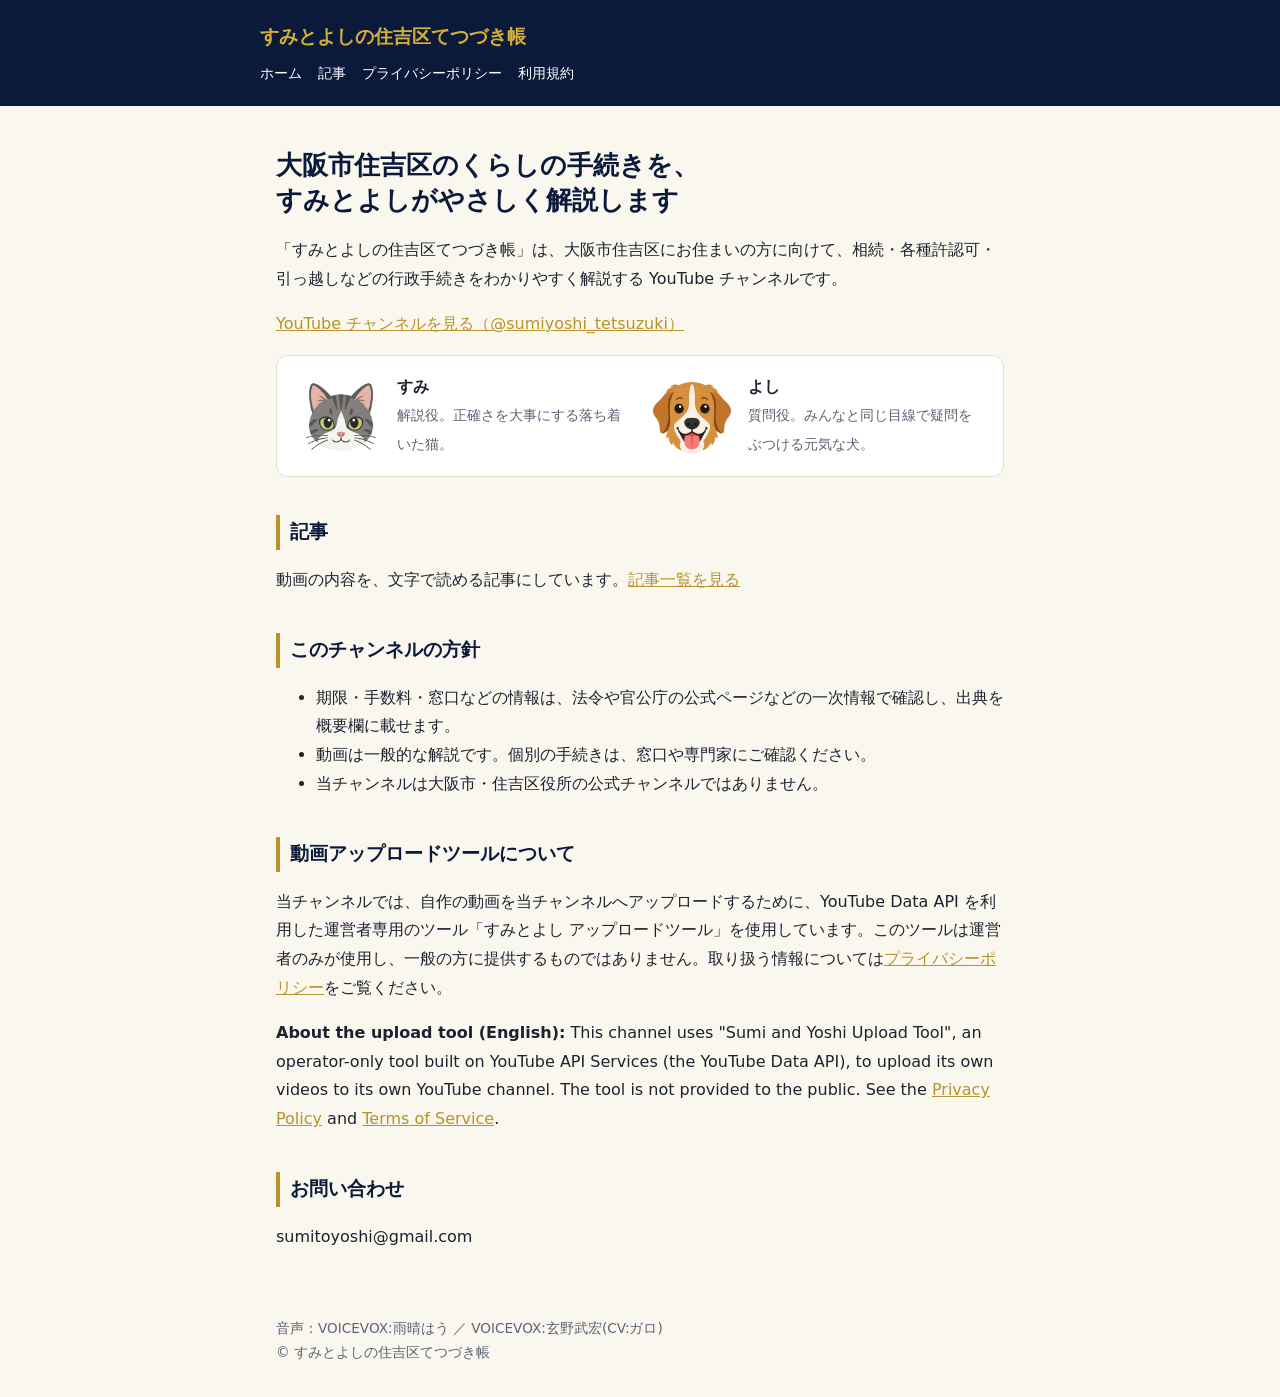
<file: index.html>
<!doctype html>
<html lang="ja">
<head>
<meta charset="utf-8">
<meta name="google-site-verification" content="Klk0EPwR2FinfeAimtSfAwPvRbEB2KV1zFPjwPzuIfI" />
<meta name="viewport" content="width=device-width,initial-scale=1">
<link rel="icon" href="favicon.ico" sizes="any">
<link rel="icon" type="image/png" sizes="32x32" href="favicon-32.png">
<link rel="apple-touch-icon" href="apple-touch-icon.png">
<title>すみとよしの住吉区てつづき帳</title>
<meta name="description" content="大阪市住吉区の住民向けに、行政手続きをわかりやすく解説するYouTubeチャンネルです。">
<link rel="stylesheet" href="style.css">
</head>
<body>
<header><div class="inner">
<a href="./">すみとよしの住吉区てつづき帳</a>
<nav><a href="./">ホーム</a><a href="blog/">記事</a><a href="privacy.html">プライバシーポリシー</a><a href="terms.html">利用規約</a></nav>
</div></header>
<main>
<h1>大阪市住吉区のくらしの手続きを、<br>すみとよしがやさしく解説します</h1>
<p>「すみとよしの住吉区てつづき帳」は、大阪市住吉区にお住まいの方に向けて、相続・各種許認可・引っ越しなどの行政手続きをわかりやすく解説する YouTube チャンネルです。</p>
<p><a href="https://www.youtube.com/@sumiyoshi_tetsuzuki">YouTube チャンネルを見る（@sumiyoshi_tetsuzuki）</a></p>

<div class="card chars">
<div class="char"><img src="cat.png" alt="猫のすみ"><div><strong>すみ</strong><br><span class="muted">解説役。正確さを大事にする落ち着いた猫。</span></div></div>
<div class="char"><img src="dog.png" alt="犬のよし"><div><strong>よし</strong><br><span class="muted">質問役。みんなと同じ目線で疑問をぶつける元気な犬。</span></div></div>
</div>

<h2>記事</h2>
<p>動画の内容を、文字で読める記事にしています。<a href="blog/">記事一覧を見る</a></p>

<h2>このチャンネルの方針</h2>
<ul>
<li>期限・手数料・窓口などの情報は、法令や官公庁の公式ページなどの一次情報で確認し、出典を概要欄に載せます。</li>
<li>動画は一般的な解説です。個別の手続きは、窓口や専門家にご確認ください。</li>
<li>当チャンネルは大阪市・住吉区役所の公式チャンネルではありません。</li>
</ul>

<h2>動画アップロードツールについて</h2>
<p>当チャンネルでは、自作の動画を当チャンネルへアップロードするために、YouTube Data API を利用した運営者専用のツール「すみとよし アップロードツール」を使用しています。このツールは運営者のみが使用し、一般の方に提供するものではありません。取り扱う情報については<a href="privacy.html">プライバシーポリシー</a>をご覧ください。</p>
<p lang="en"><strong>About the upload tool (English):</strong> This channel uses "Sumi and Yoshi Upload Tool", an operator-only tool built on YouTube API Services (the YouTube Data API), to upload its own videos to its own YouTube channel. The tool is not provided to the public. See the <a href="privacy.html#en">Privacy Policy</a> and <a href="terms.html#en">Terms of Service</a>.</p>

<h2>お問い合わせ</h2>
<p>sumitoyoshi@gmail.com</p>
</main>
<footer>音声：VOICEVOX:雨晴はう ／ VOICEVOX:玄野武宏(CV:ガロ)<br>© すみとよしの住吉区てつづき帳</footer>
</body>
</html>
</file>
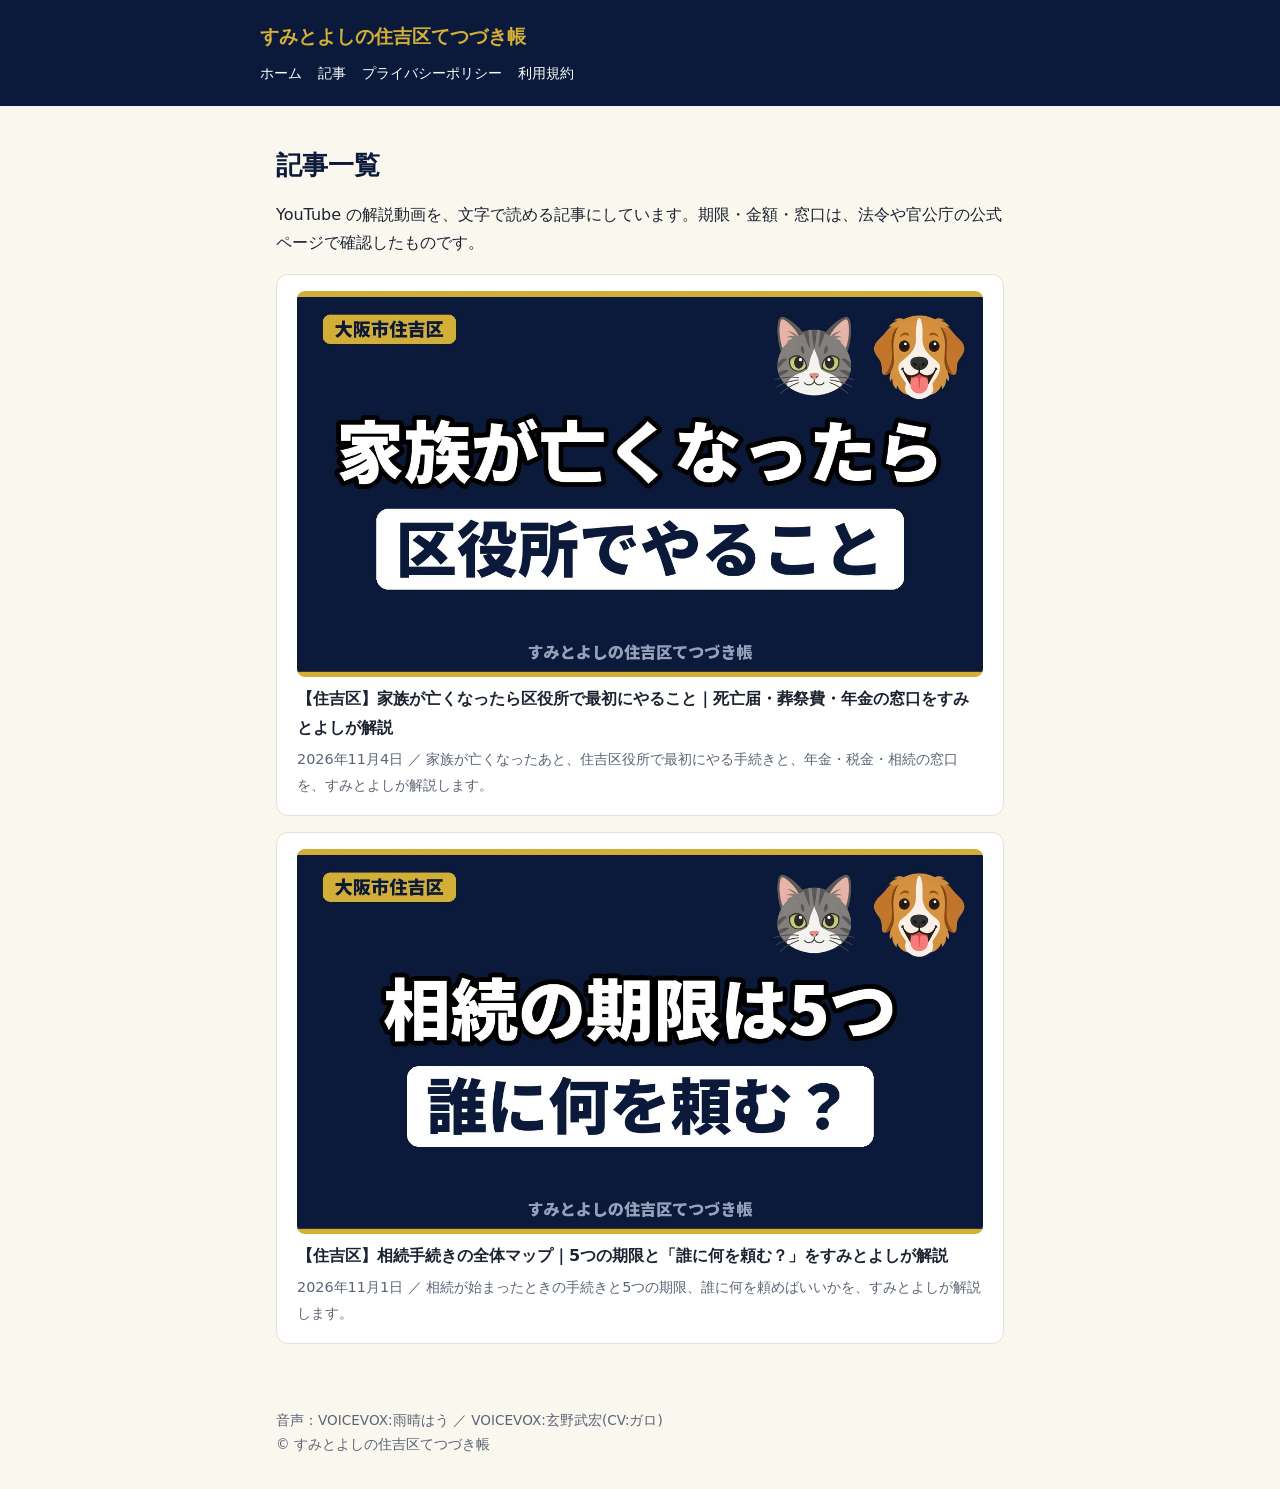
<file: blog/index.html>
<!doctype html>
<html lang="ja">
<head>
<meta charset="utf-8">
<meta name="viewport" content="width=device-width,initial-scale=1">
<link rel="icon" href="../favicon.ico" sizes="any">
<link rel="icon" type="image/png" sizes="32x32" href="../favicon-32.png">
<link rel="apple-touch-icon" href="../apple-touch-icon.png">
<title>記事一覧｜すみとよしの住吉区てつづき帳</title>
<meta name="description" content="大阪市住吉区の行政手続きの解説動画を、文字で読める記事にしています。">
<link rel="canonical" href="https://sumiyoshi-tetsuzuki.github.io/blog/">
<meta property="og:type" content="article">
<meta property="og:title" content="記事一覧">
<meta property="og:description" content="大阪市住吉区の行政手続きの解説動画を、文字で読める記事にしています。">
<meta property="og:url" content="https://sumiyoshi-tetsuzuki.github.io/blog/">
<link rel="stylesheet" href="../style.css">
</head>
<body>
<header><div class="inner">
<a href="../">すみとよしの住吉区てつづき帳</a>
<nav><a href="../">ホーム</a><a href="./">記事</a><a href="../privacy.html">プライバシーポリシー</a><a href="../terms.html">利用規約</a></nav>
</div></header>
<main>
<h1>記事一覧</h1>
<p>YouTube の解説動画を、文字で読める記事にしています。期限・金額・窓口は、法令や官公庁の公式ページで確認したものです。</p>
<ul class="articles"><li class="card"><a href="002-shibou-go-tetsuzuki.html"><img src="img/002-shibou-go-tetsuzuki.jpg" alt="" width="320" height="180" loading="lazy"><strong>【住吉区】家族が亡くなったら区役所で最初にやること｜死亡届・葬祭費・年金の窓口をすみとよしが解説</strong></a><span class="muted">2026年11月4日 ／ 家族が亡くなったあと、住吉区役所で最初にやる手続きと、年金・税金・相続の窓口を、すみとよしが解説します。</span></li><li class="card"><a href="001-souzoku-map.html"><img src="img/001-souzoku-map.jpg" alt="" width="320" height="180" loading="lazy"><strong>【住吉区】相続手続きの全体マップ｜5つの期限と「誰に何を頼む？」をすみとよしが解説</strong></a><span class="muted">2026年11月1日 ／ 相続が始まったときの手続きと5つの期限、誰に何を頼めばいいかを、すみとよしが解説します。</span></li></ul>
</main>
<footer>音声：VOICEVOX:雨晴はう ／ VOICEVOX:玄野武宏(CV:ガロ)<br>© すみとよしの住吉区てつづき帳</footer>
</body>
</html>
</file>
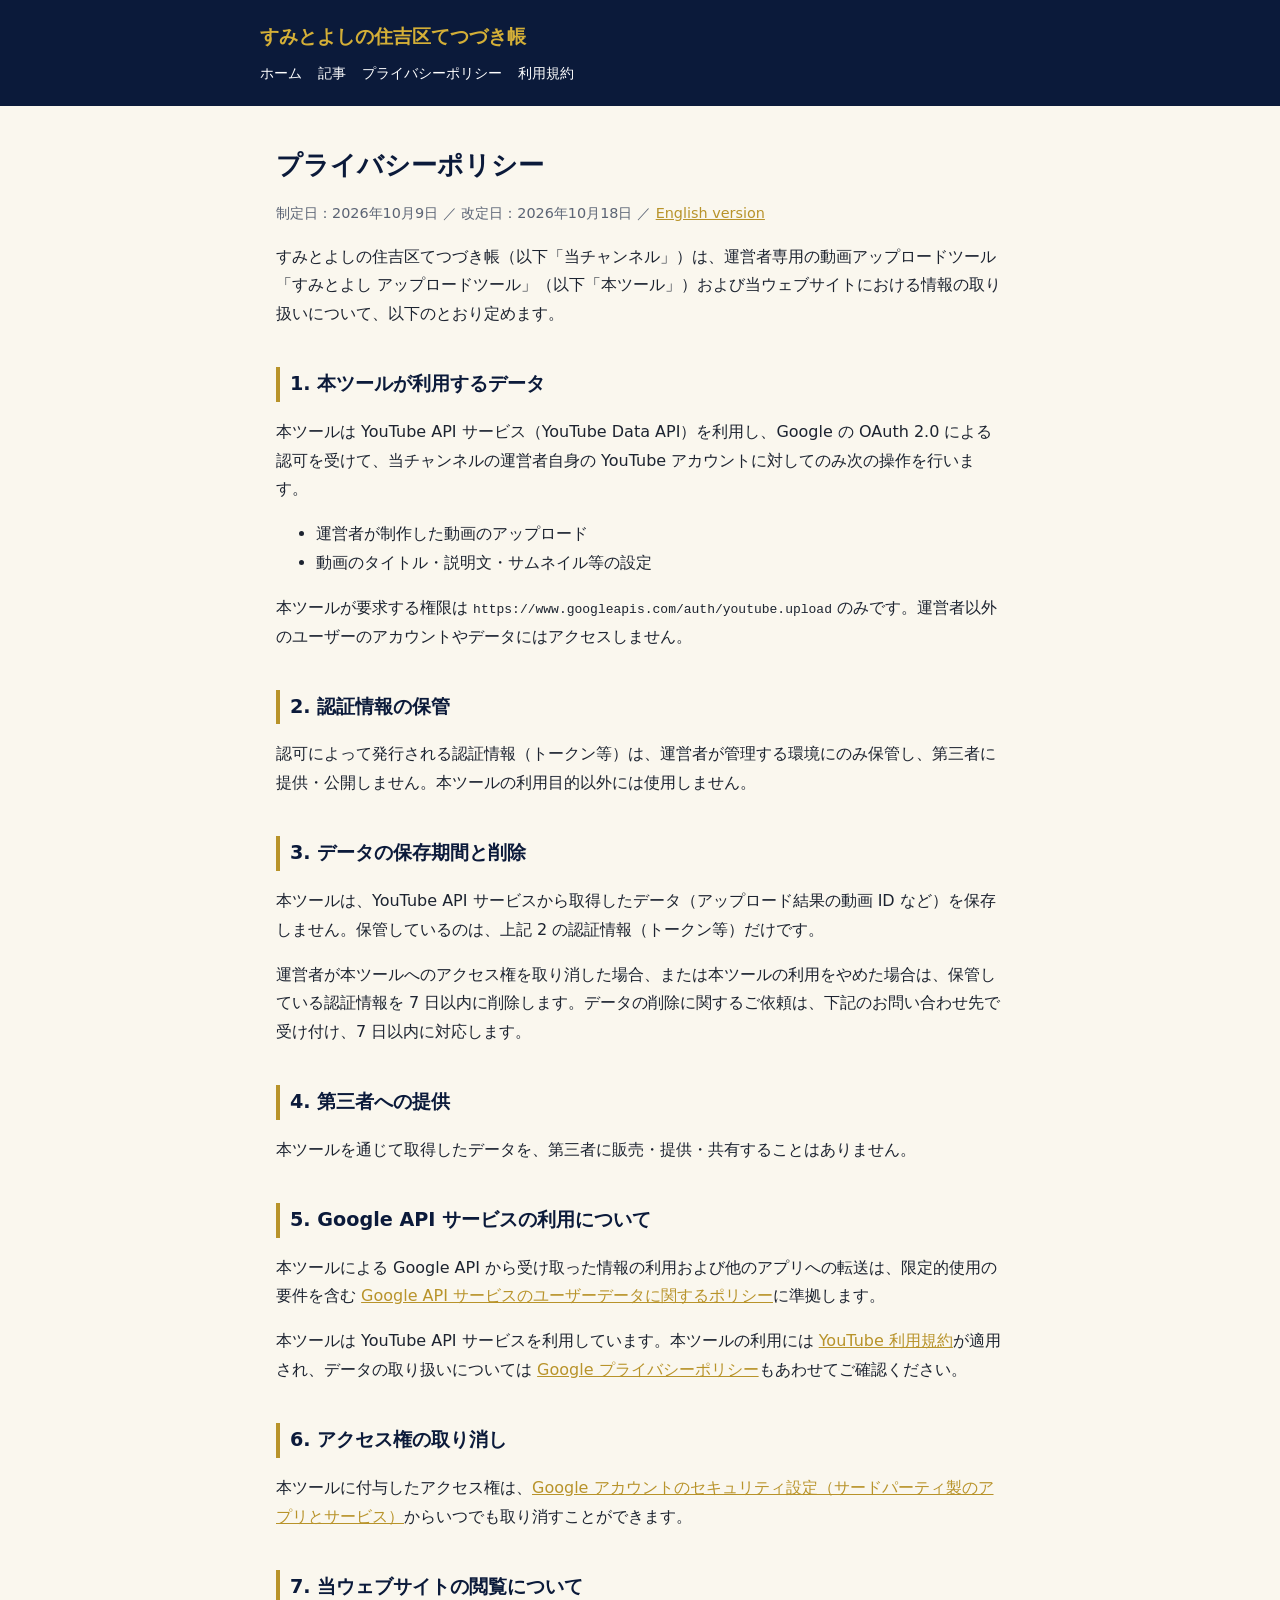
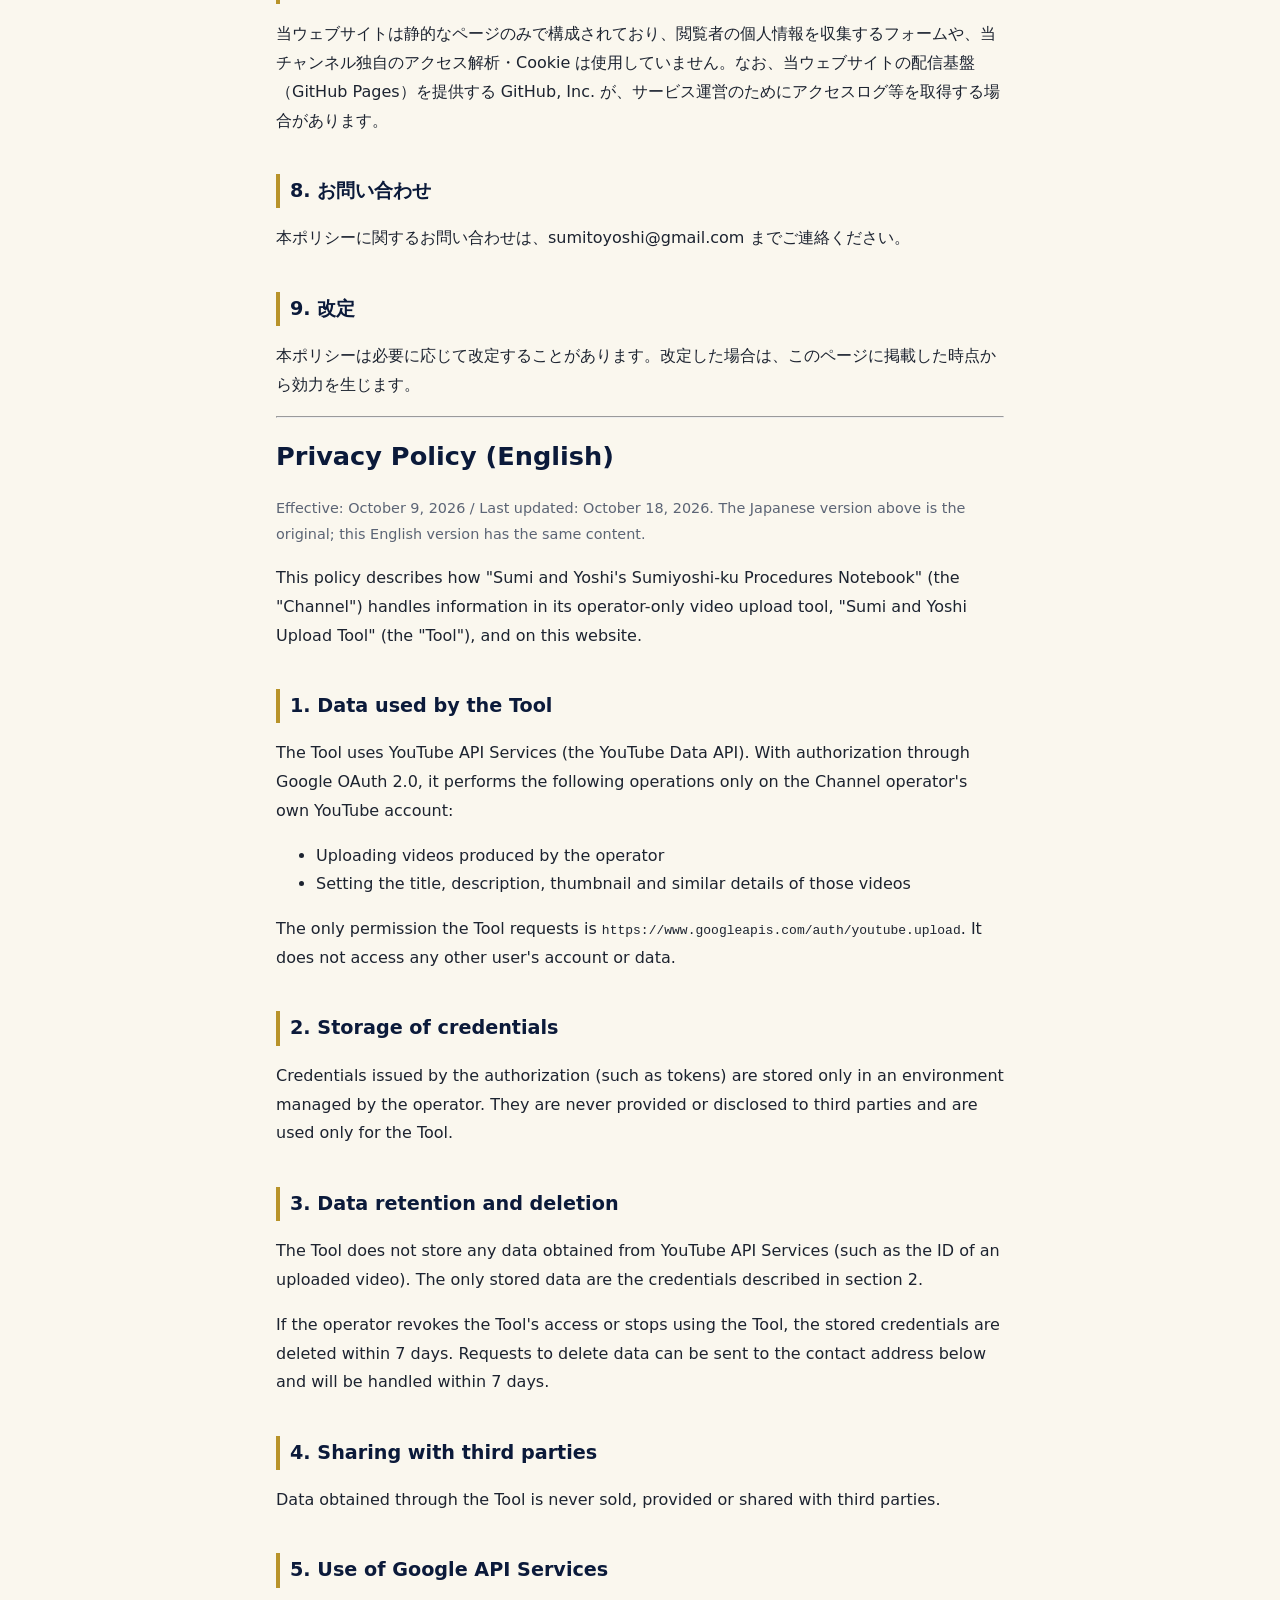
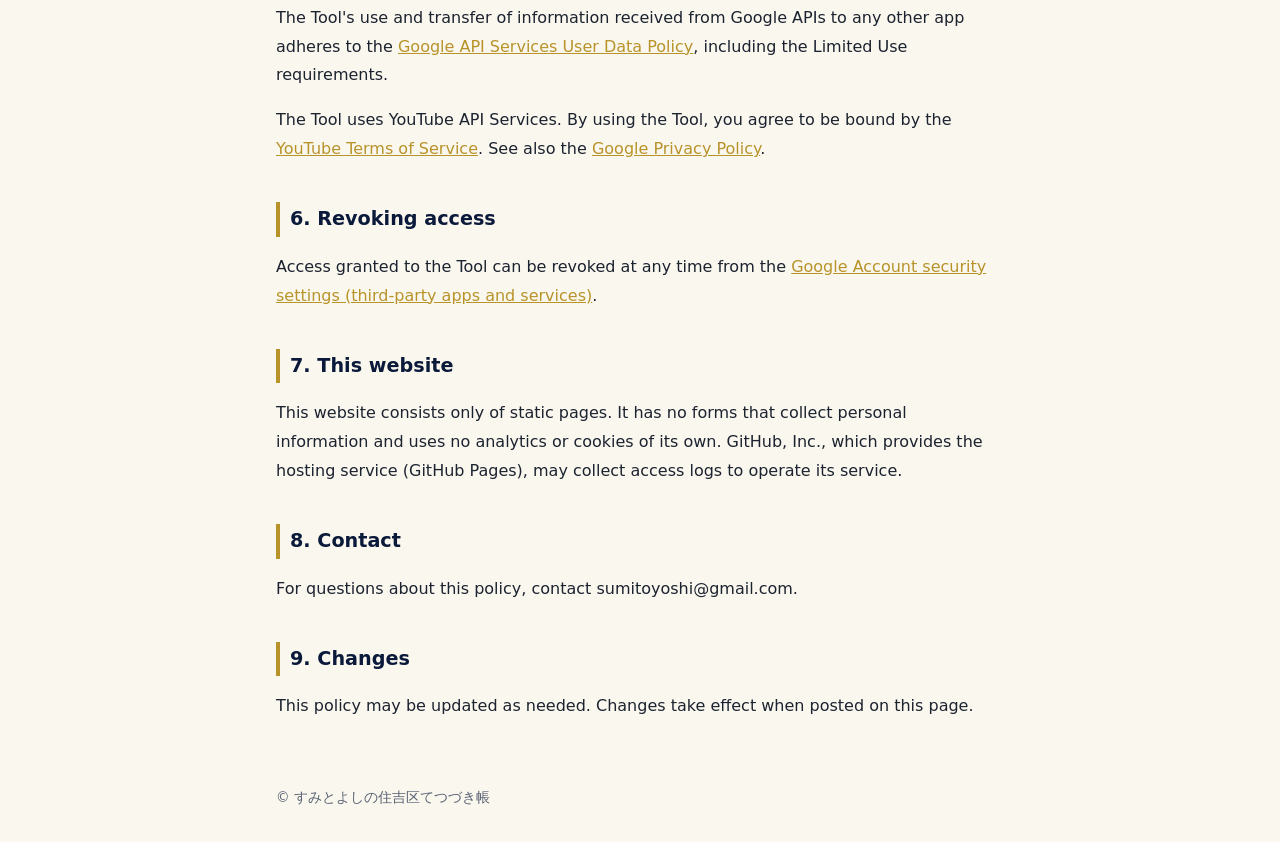
<file: privacy.html>
<!doctype html>
<html lang="ja">
<head>
<meta charset="utf-8">
<meta name="viewport" content="width=device-width,initial-scale=1">
<link rel="icon" href="favicon.ico" sizes="any">
<link rel="icon" type="image/png" sizes="32x32" href="favicon-32.png">
<link rel="apple-touch-icon" href="apple-touch-icon.png">
<title>プライバシーポリシー</title>
<link rel="stylesheet" href="style.css">
</head>
<body>
<header><div class="inner">
<a href="./">すみとよしの住吉区てつづき帳</a>
<nav><a href="./">ホーム</a><a href="blog/">記事</a><a href="privacy.html">プライバシーポリシー</a><a href="terms.html">利用規約</a></nav>
</div></header>
<main>
<h1>プライバシーポリシー</h1>
<p class="muted">制定日：2026年10月9日 ／ 改定日：2026年10月18日 ／ <a href="#en">English version</a></p>
<p>すみとよしの住吉区てつづき帳（以下「当チャンネル」）は、運営者専用の動画アップロードツール「すみとよし アップロードツール」（以下「本ツール」）および当ウェブサイトにおける情報の取り扱いについて、以下のとおり定めます。</p>

<h2>1. 本ツールが利用するデータ</h2>
<p>本ツールは YouTube API サービス（YouTube Data API）を利用し、Google の OAuth 2.0 による認可を受けて、当チャンネルの運営者自身の YouTube アカウントに対してのみ次の操作を行います。</p>
<ul>
<li>運営者が制作した動画のアップロード</li>
<li>動画のタイトル・説明文・サムネイル等の設定</li>
</ul>
<p>本ツールが要求する権限は <code>https://www.googleapis.com/auth/youtube.upload</code> のみです。運営者以外のユーザーのアカウントやデータにはアクセスしません。</p>

<h2>2. 認証情報の保管</h2>
<p>認可によって発行される認証情報（トークン等）は、運営者が管理する環境にのみ保管し、第三者に提供・公開しません。本ツールの利用目的以外には使用しません。</p>

<h2>3. データの保存期間と削除</h2>
<p>本ツールは、YouTube API サービスから取得したデータ（アップロード結果の動画 ID など）を保存しません。保管しているのは、上記 2 の認証情報（トークン等）だけです。</p>
<p>運営者が本ツールへのアクセス権を取り消した場合、または本ツールの利用をやめた場合は、保管している認証情報を 7 日以内に削除します。データの削除に関するご依頼は、下記のお問い合わせ先で受け付け、7 日以内に対応します。</p>

<h2>4. 第三者への提供</h2>
<p>本ツールを通じて取得したデータを、第三者に販売・提供・共有することはありません。</p>

<h2>5. Google API サービスの利用について</h2>
<p>本ツールによる Google API から受け取った情報の利用および他のアプリへの転送は、限定的使用の要件を含む <a href="https://developers.google.com/terms/api-services-user-data-policy">Google API サービスのユーザーデータに関するポリシー</a>に準拠します。</p>
<p>本ツールは YouTube API サービスを利用しています。本ツールの利用には <a href="https://www.youtube.com/t/terms">YouTube 利用規約</a>が適用され、データの取り扱いについては <a href="https://policies.google.com/privacy">Google プライバシーポリシー</a>もあわせてご確認ください。</p>

<h2>6. アクセス権の取り消し</h2>
<p>本ツールに付与したアクセス権は、<a href="https://security.google.com/settings/security/permissions">Google アカウントのセキュリティ設定（サードパーティ製のアプリとサービス）</a>からいつでも取り消すことができます。</p>

<h2>7. 当ウェブサイトの閲覧について</h2>
<p>当ウェブサイトは静的なページのみで構成されており、閲覧者の個人情報を収集するフォームや、当チャンネル独自のアクセス解析・Cookie は使用していません。なお、当ウェブサイトの配信基盤（GitHub Pages）を提供する GitHub, Inc. が、サービス運営のためにアクセスログ等を取得する場合があります。</p>

<h2>8. お問い合わせ</h2>
<p>本ポリシーに関するお問い合わせは、sumitoyoshi@gmail.com までご連絡ください。</p>

<h2>9. 改定</h2>
<p>本ポリシーは必要に応じて改定することがあります。改定した場合は、このページに掲載した時点から効力を生じます。</p>

<hr>
<section id="en" lang="en">
<h1>Privacy Policy (English)</h1>
<p class="muted">Effective: October 9, 2026 / Last updated: October 18, 2026. The Japanese version above is the original; this English version has the same content.</p>
<p>This policy describes how "Sumi and Yoshi's Sumiyoshi-ku Procedures Notebook" (the "Channel") handles information in its operator-only video upload tool, "Sumi and Yoshi Upload Tool" (the "Tool"), and on this website.</p>
<h2>1. Data used by the Tool</h2>
<p>The Tool uses YouTube API Services (the YouTube Data API). With authorization through Google OAuth 2.0, it performs the following operations only on the Channel operator's own YouTube account:</p>
<ul>
<li>Uploading videos produced by the operator</li>
<li>Setting the title, description, thumbnail and similar details of those videos</li>
</ul>
<p>The only permission the Tool requests is <code>https://www.googleapis.com/auth/youtube.upload</code>. It does not access any other user's account or data.</p>
<h2>2. Storage of credentials</h2>
<p>Credentials issued by the authorization (such as tokens) are stored only in an environment managed by the operator. They are never provided or disclosed to third parties and are used only for the Tool.</p>
<h2>3. Data retention and deletion</h2>
<p>The Tool does not store any data obtained from YouTube API Services (such as the ID of an uploaded video). The only stored data are the credentials described in section 2.</p>
<p>If the operator revokes the Tool's access or stops using the Tool, the stored credentials are deleted within 7 days. Requests to delete data can be sent to the contact address below and will be handled within 7 days.</p>
<h2>4. Sharing with third parties</h2>
<p>Data obtained through the Tool is never sold, provided or shared with third parties.</p>
<h2>5. Use of Google API Services</h2>
<p>The Tool's use and transfer of information received from Google APIs to any other app adheres to the <a href="https://developers.google.com/terms/api-services-user-data-policy">Google API Services User Data Policy</a>, including the Limited Use requirements.</p>
<p>The Tool uses YouTube API Services. By using the Tool, you agree to be bound by the <a href="https://www.youtube.com/t/terms">YouTube Terms of Service</a>. See also the <a href="https://policies.google.com/privacy">Google Privacy Policy</a>.</p>
<h2>6. Revoking access</h2>
<p>Access granted to the Tool can be revoked at any time from the <a href="https://security.google.com/settings/security/permissions">Google Account security settings (third-party apps and services)</a>.</p>
<h2>7. This website</h2>
<p>This website consists only of static pages. It has no forms that collect personal information and uses no analytics or cookies of its own. GitHub, Inc., which provides the hosting service (GitHub Pages), may collect access logs to operate its service.</p>
<h2>8. Contact</h2>
<p>For questions about this policy, contact sumitoyoshi@gmail.com.</p>
<h2>9. Changes</h2>
<p>This policy may be updated as needed. Changes take effect when posted on this page.</p>
</section>
</main>
<footer>© すみとよしの住吉区てつづき帳</footer>
</body>
</html>
</file>
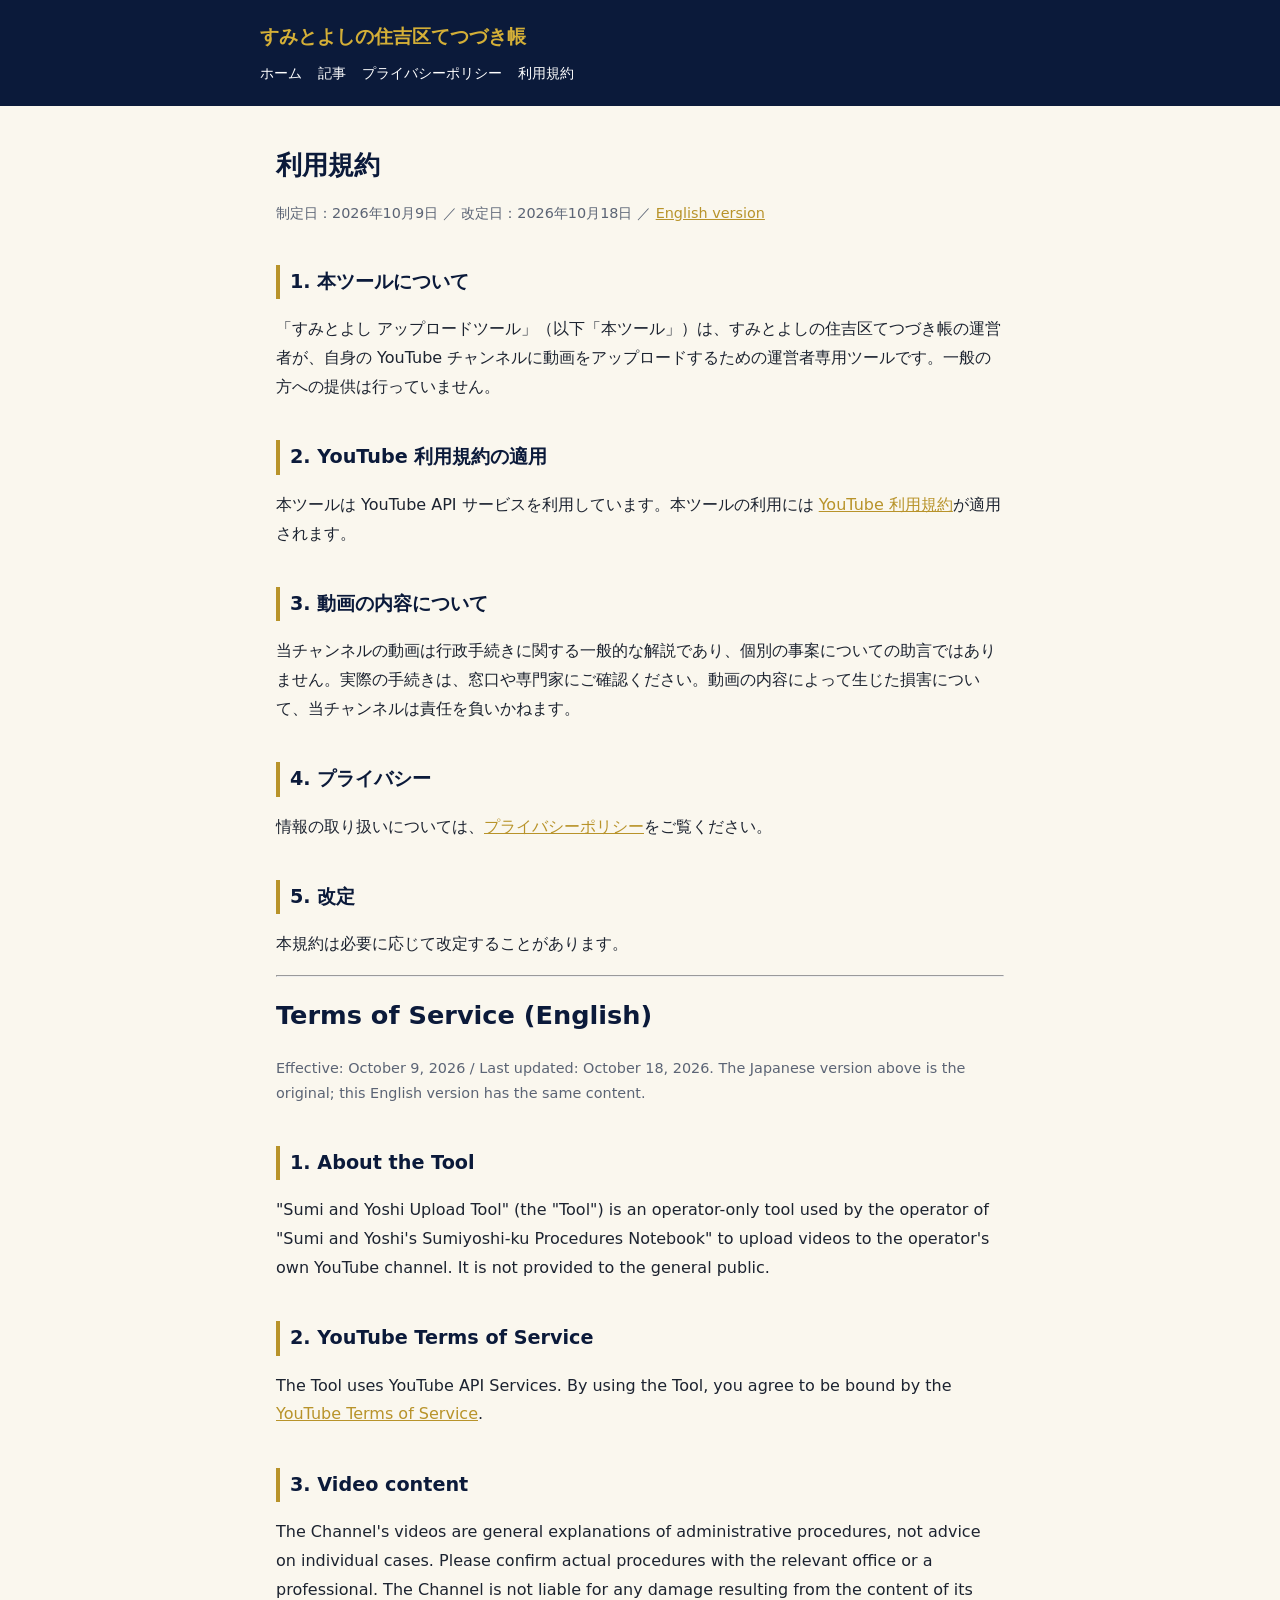
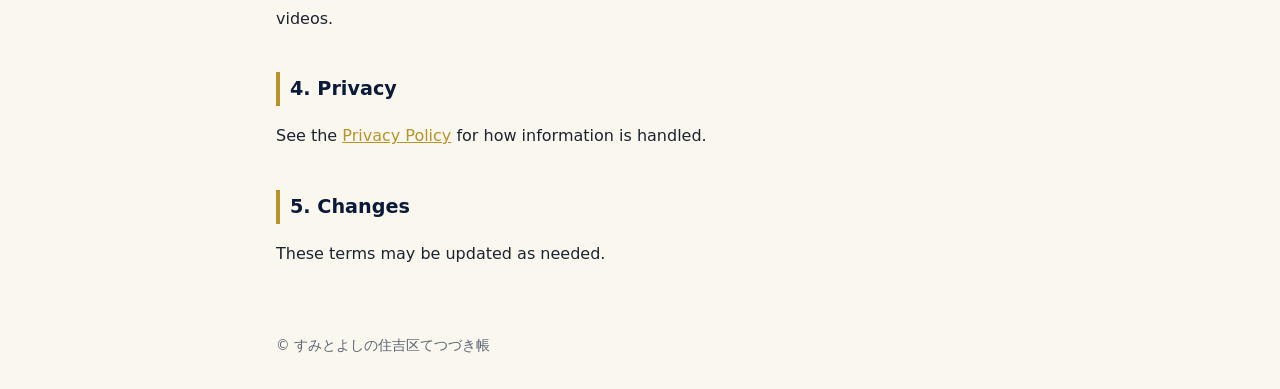
<file: terms.html>
<!doctype html>
<html lang="ja">
<head>
<meta charset="utf-8">
<meta name="viewport" content="width=device-width,initial-scale=1">
<link rel="icon" href="favicon.ico" sizes="any">
<link rel="icon" type="image/png" sizes="32x32" href="favicon-32.png">
<link rel="apple-touch-icon" href="apple-touch-icon.png">
<title>利用規約</title>
<link rel="stylesheet" href="style.css">
</head>
<body>
<header><div class="inner">
<a href="./">すみとよしの住吉区てつづき帳</a>
<nav><a href="./">ホーム</a><a href="blog/">記事</a><a href="privacy.html">プライバシーポリシー</a><a href="terms.html">利用規約</a></nav>
</div></header>
<main>
<h1>利用規約</h1>
<p class="muted">制定日：2026年10月9日 ／ 改定日：2026年10月18日 ／ <a href="#en">English version</a></p>
<h2>1. 本ツールについて</h2>
<p>「すみとよし アップロードツール」（以下「本ツール」）は、すみとよしの住吉区てつづき帳の運営者が、自身の YouTube チャンネルに動画をアップロードするための運営者専用ツールです。一般の方への提供は行っていません。</p>
<h2>2. YouTube 利用規約の適用</h2>
<p>本ツールは YouTube API サービスを利用しています。本ツールの利用には <a href="https://www.youtube.com/t/terms">YouTube 利用規約</a>が適用されます。</p>
<h2>3. 動画の内容について</h2>
<p>当チャンネルの動画は行政手続きに関する一般的な解説であり、個別の事案についての助言ではありません。実際の手続きは、窓口や専門家にご確認ください。動画の内容によって生じた損害について、当チャンネルは責任を負いかねます。</p>
<h2>4. プライバシー</h2>
<p>情報の取り扱いについては、<a href="privacy.html">プライバシーポリシー</a>をご覧ください。</p>
<h2>5. 改定</h2>
<p>本規約は必要に応じて改定することがあります。</p>

<hr>
<section id="en" lang="en">
<h1>Terms of Service (English)</h1>
<p class="muted">Effective: October 9, 2026 / Last updated: October 18, 2026. The Japanese version above is the original; this English version has the same content.</p>
<h2>1. About the Tool</h2>
<p>"Sumi and Yoshi Upload Tool" (the "Tool") is an operator-only tool used by the operator of "Sumi and Yoshi's Sumiyoshi-ku Procedures Notebook" to upload videos to the operator's own YouTube channel. It is not provided to the general public.</p>
<h2>2. YouTube Terms of Service</h2>
<p>The Tool uses YouTube API Services. By using the Tool, you agree to be bound by the <a href="https://www.youtube.com/t/terms">YouTube Terms of Service</a>.</p>
<h2>3. Video content</h2>
<p>The Channel's videos are general explanations of administrative procedures, not advice on individual cases. Please confirm actual procedures with the relevant office or a professional. The Channel is not liable for any damage resulting from the content of its videos.</p>
<h2>4. Privacy</h2>
<p>See the <a href="privacy.html">Privacy Policy</a> for how information is handled.</p>
<h2>5. Changes</h2>
<p>These terms may be updated as needed.</p>
</section>
</main>
<footer>© すみとよしの住吉区てつづき帳</footer>
</body>
</html>
</file>
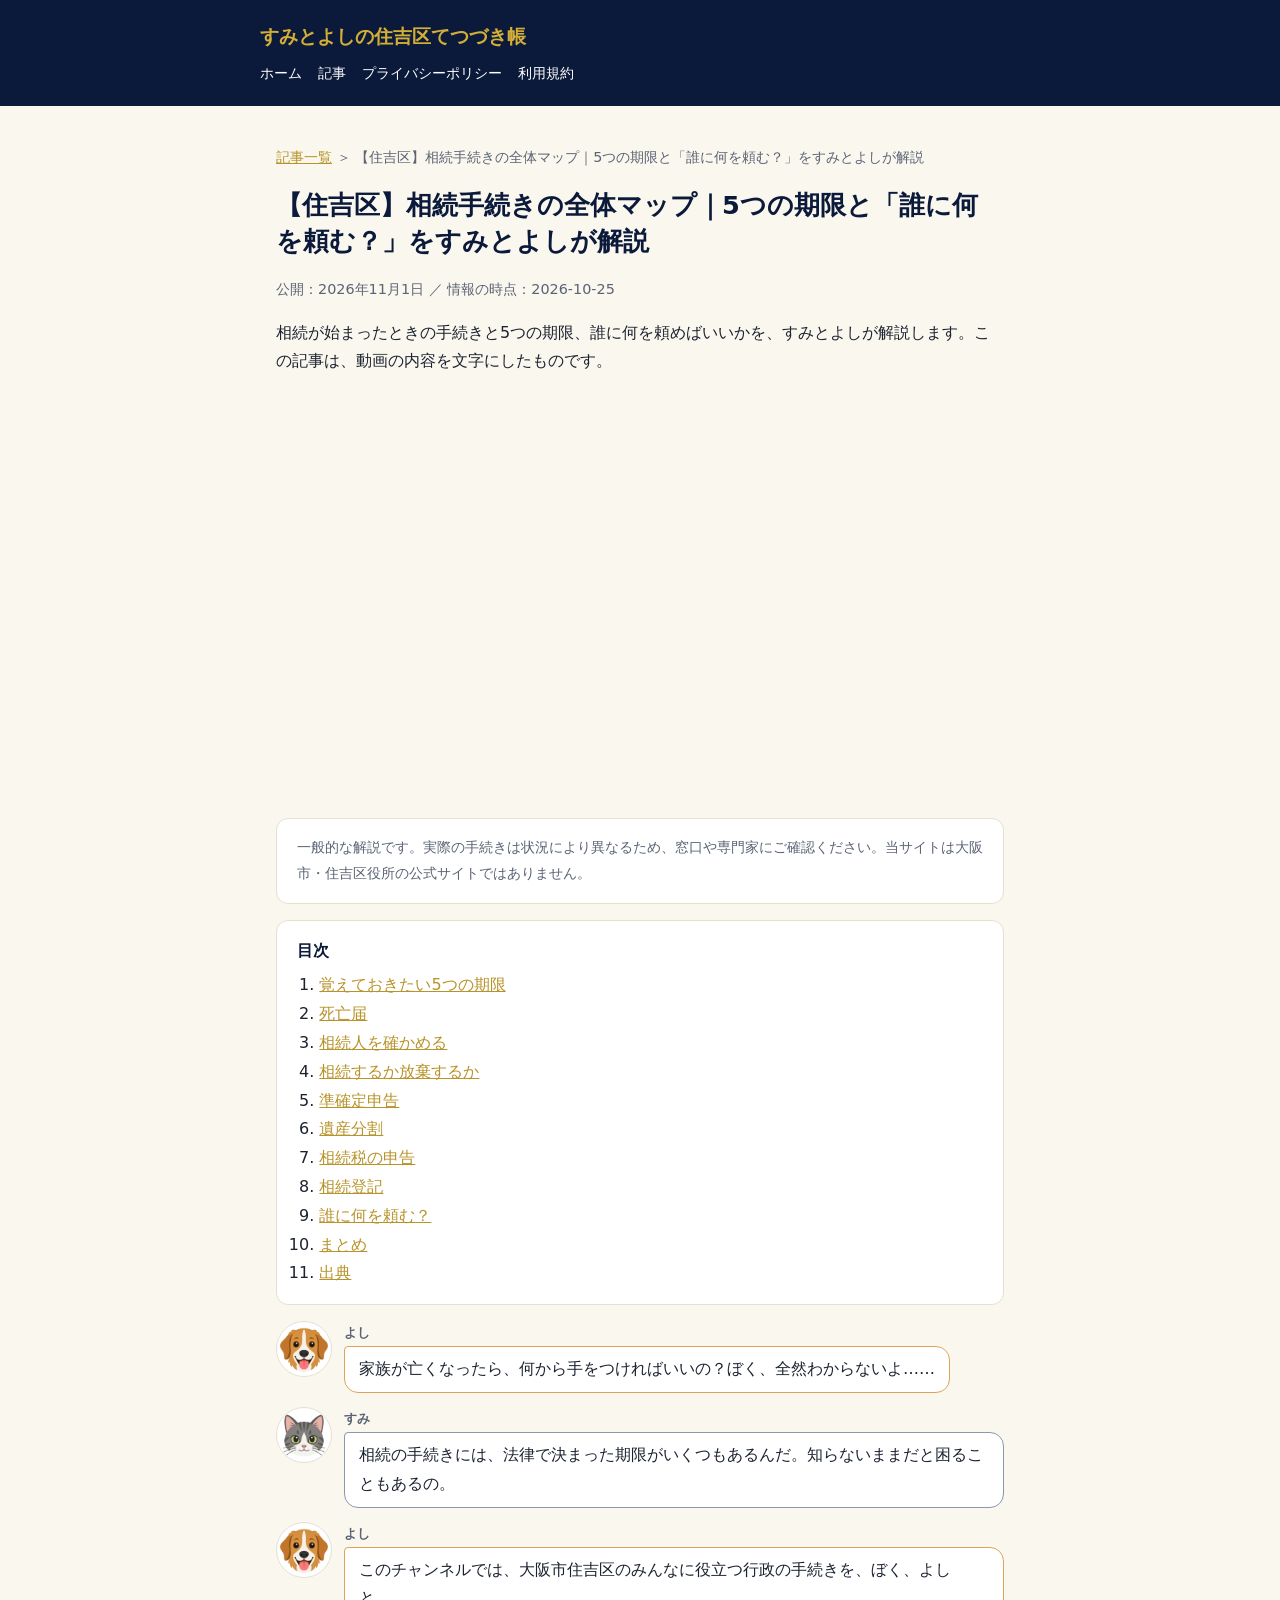
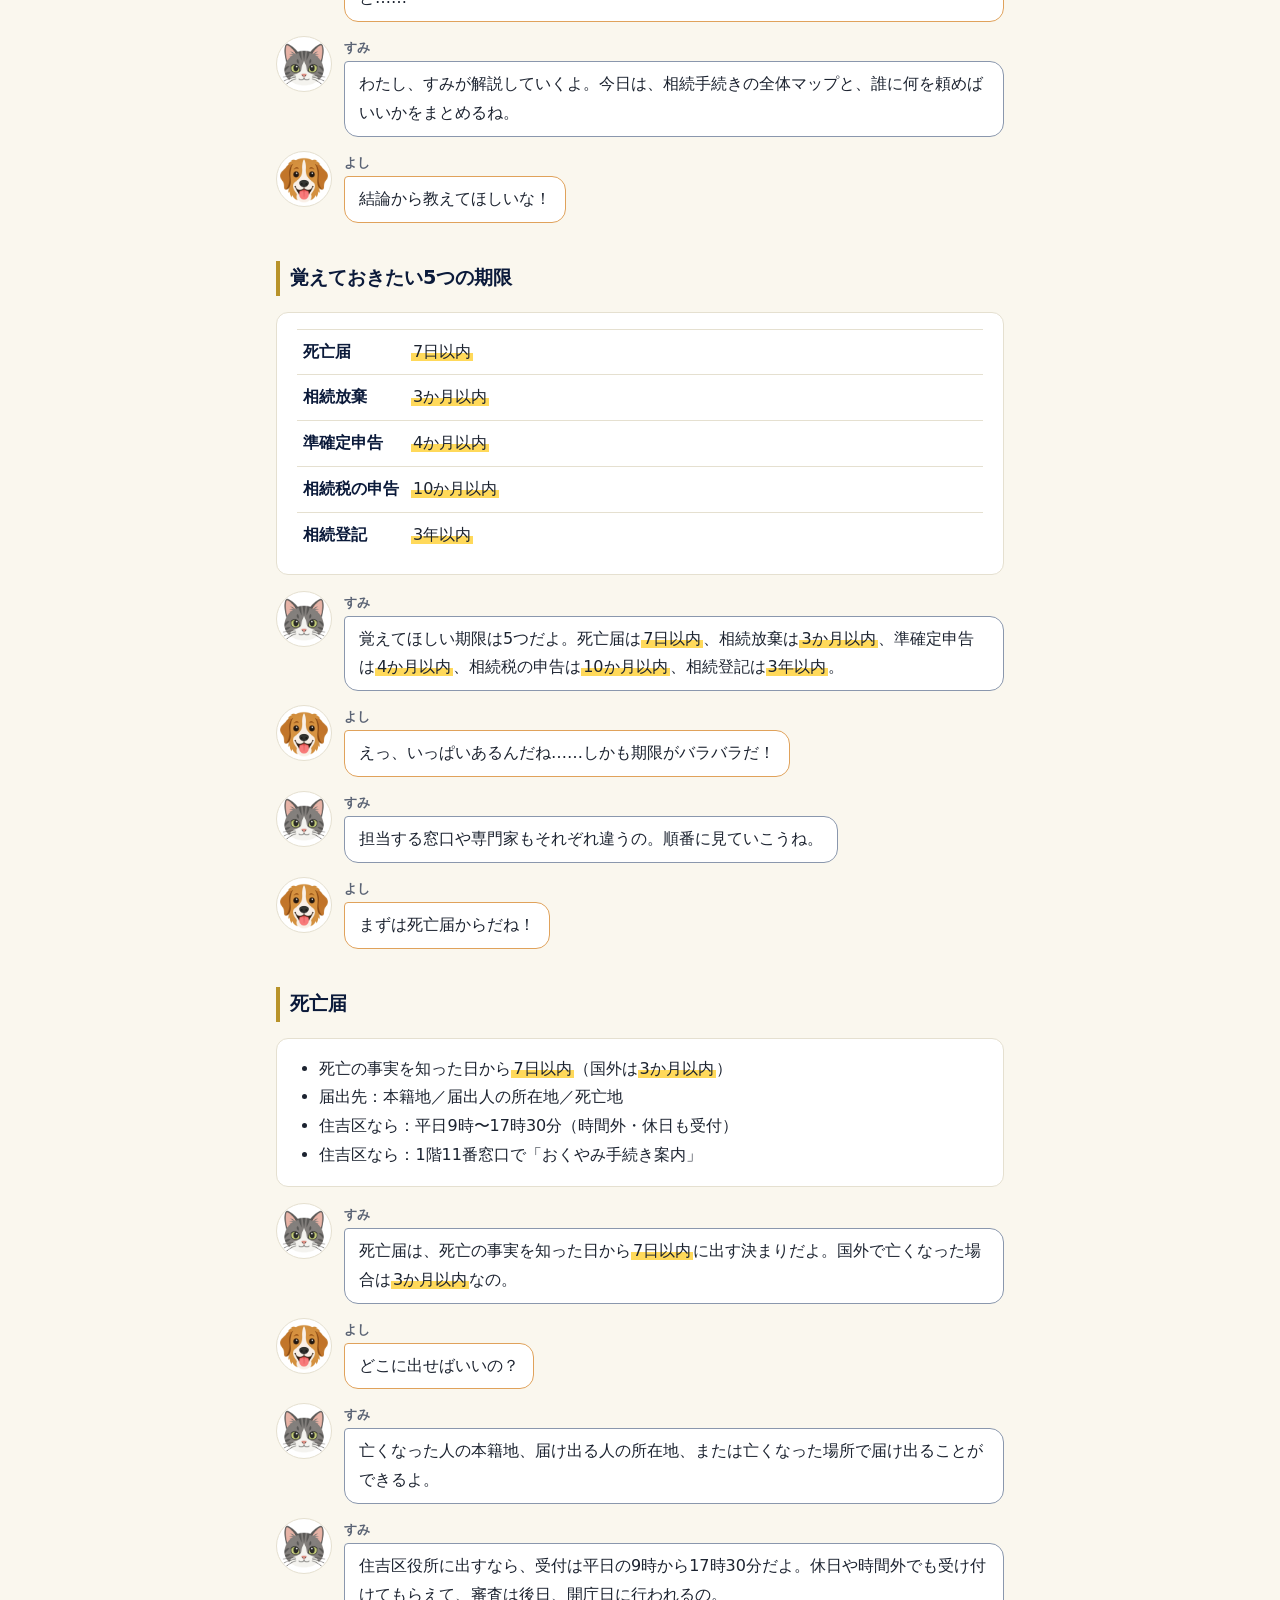
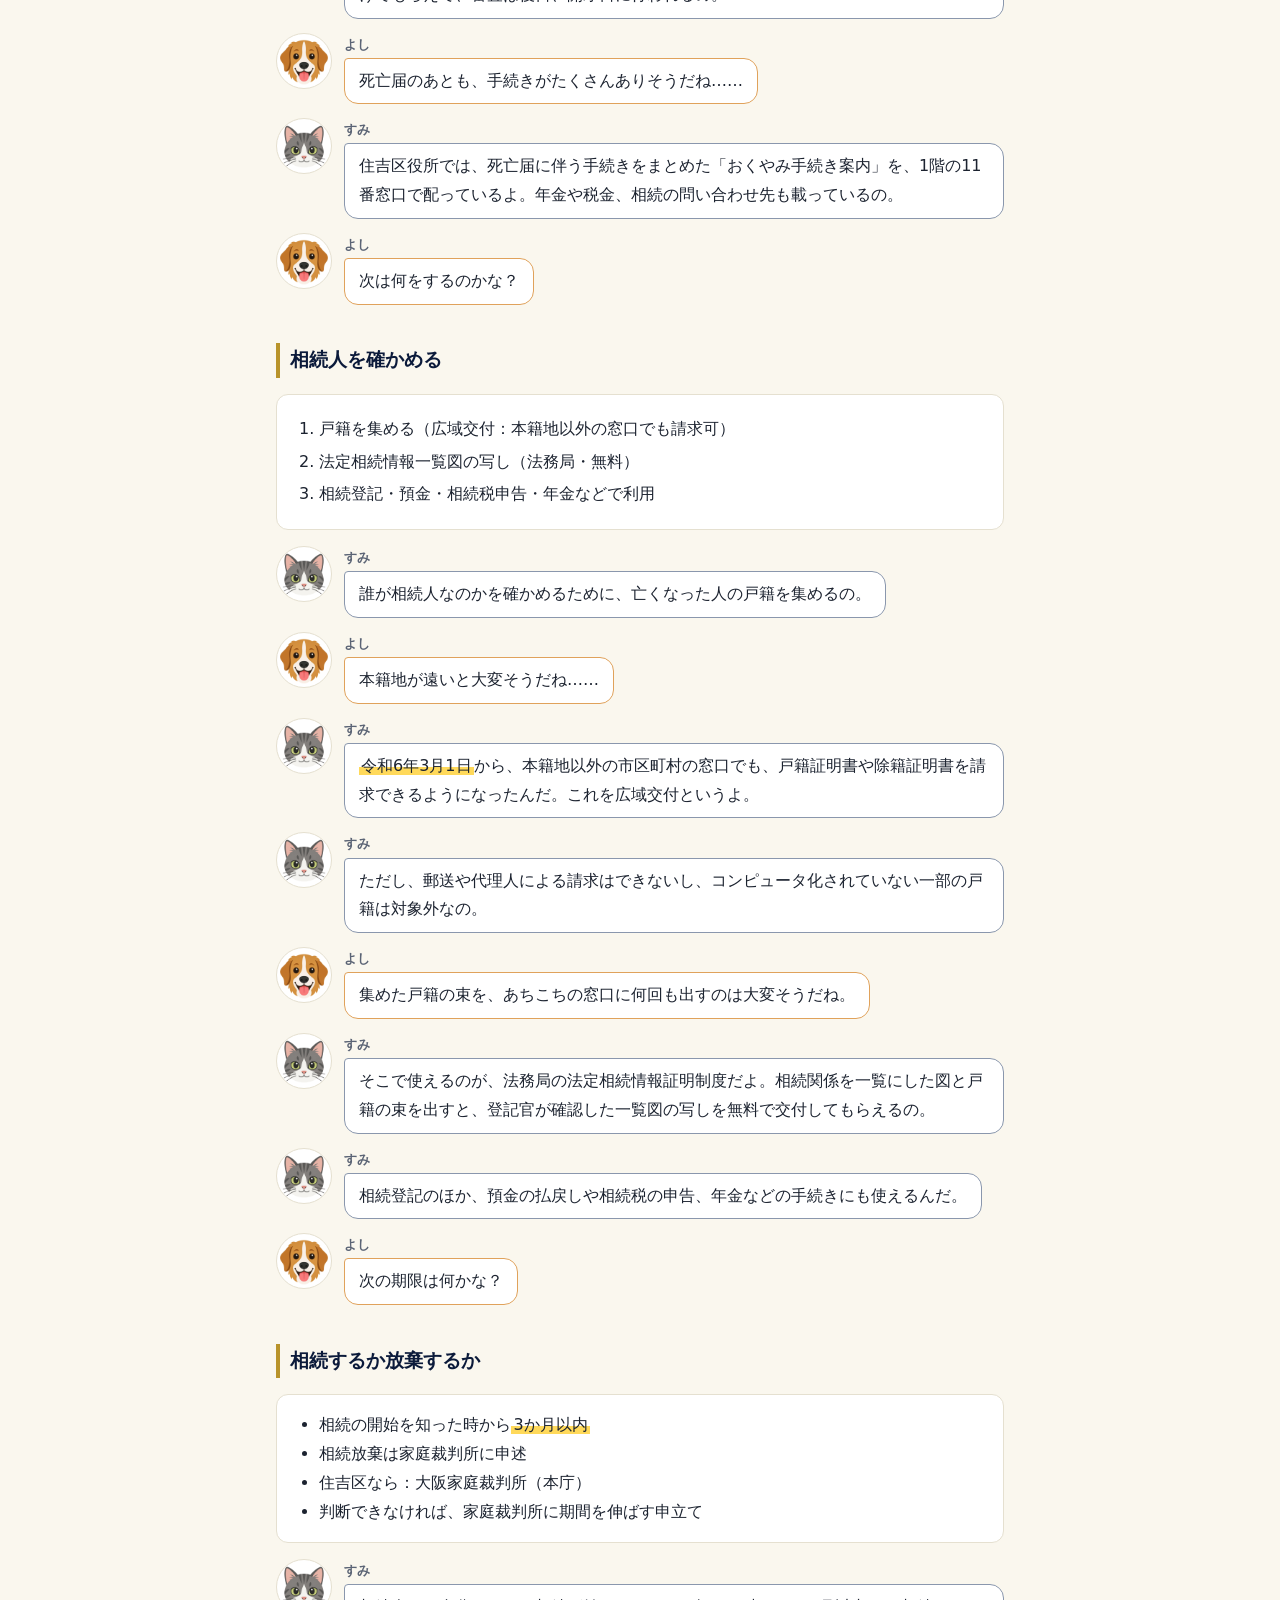
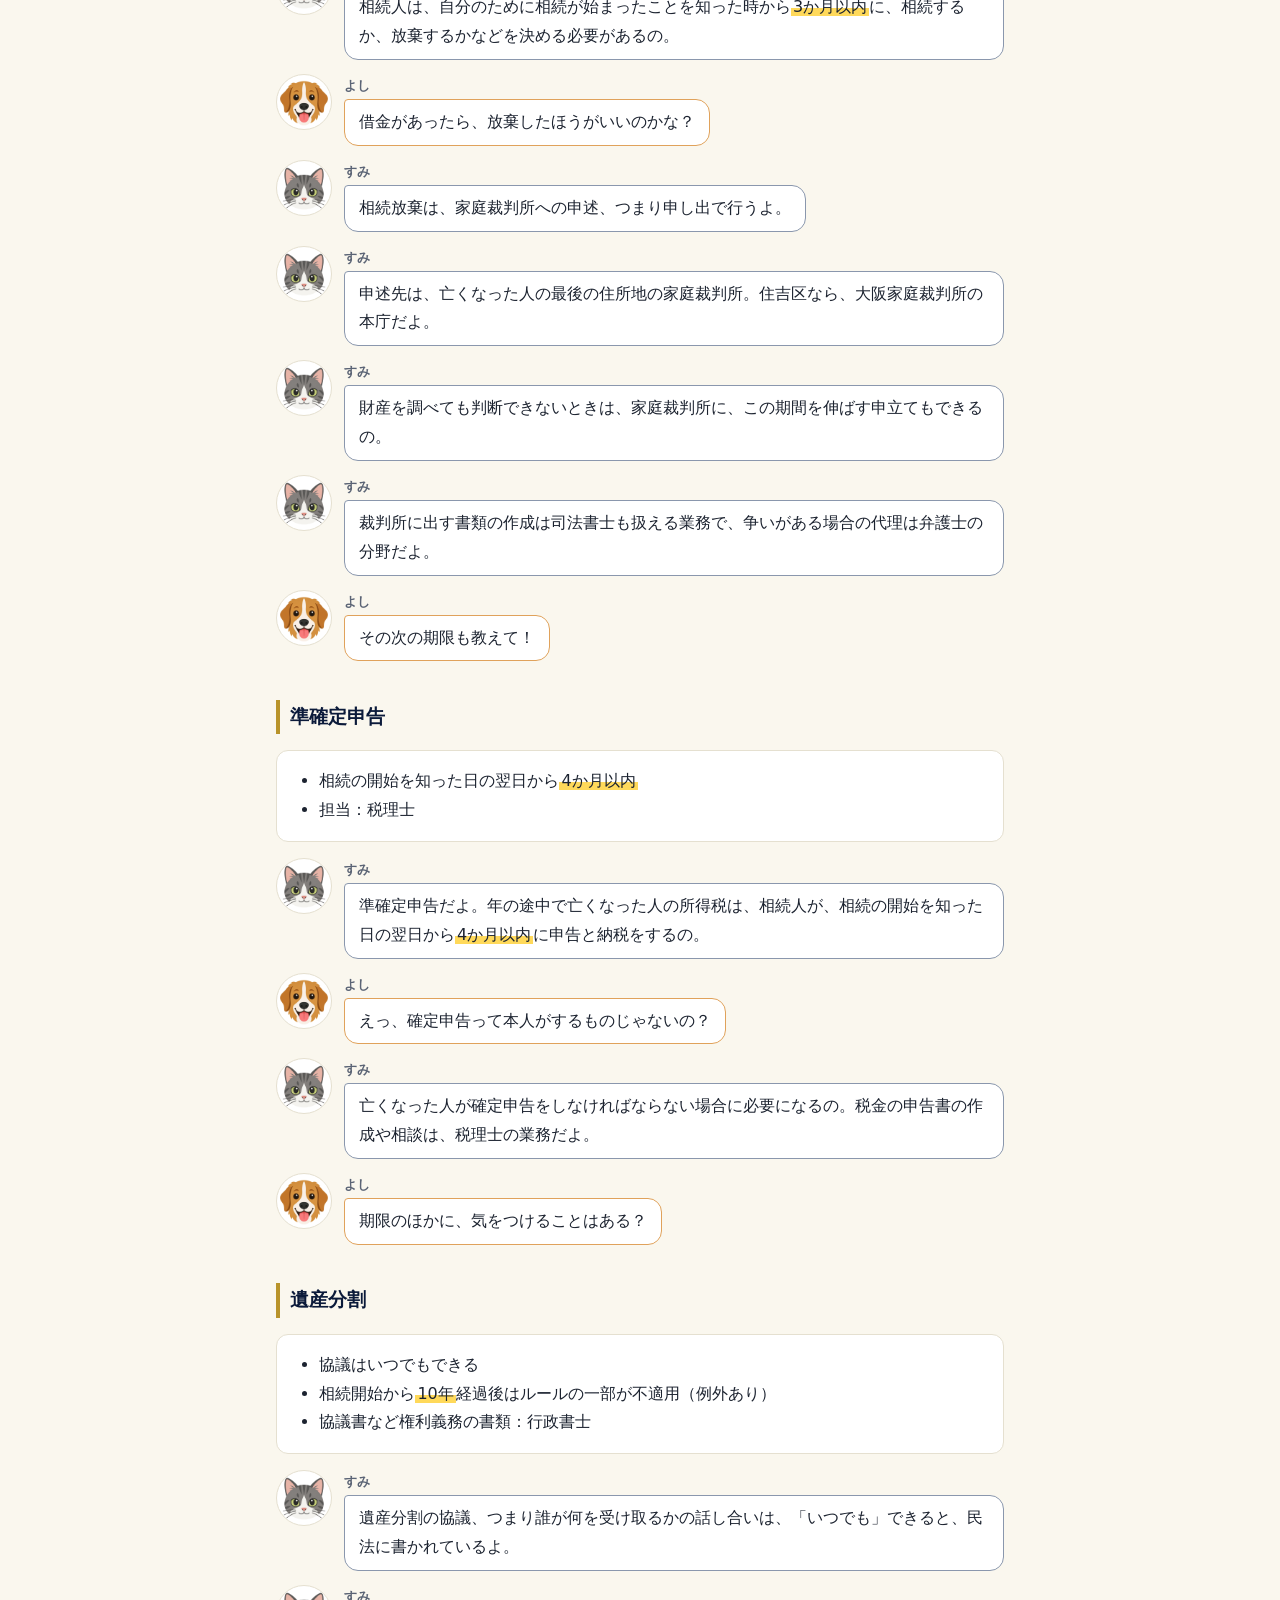
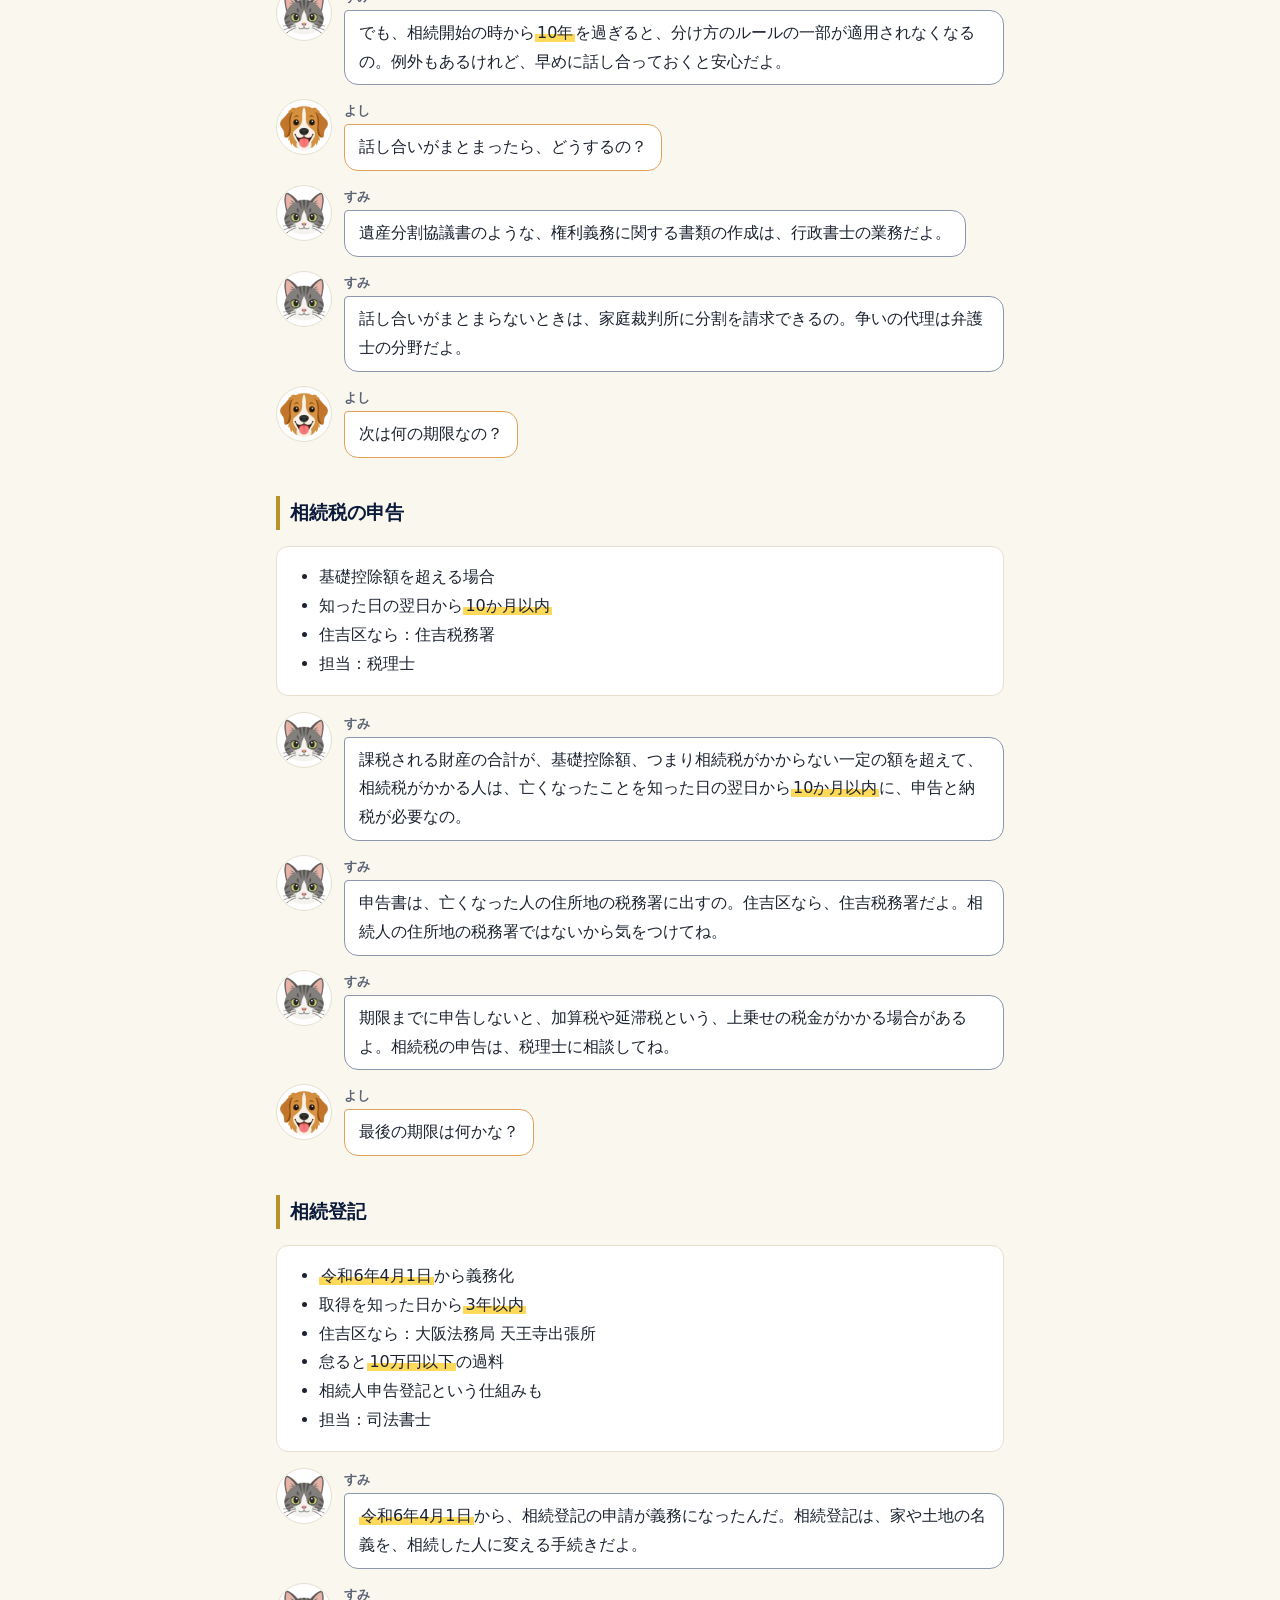
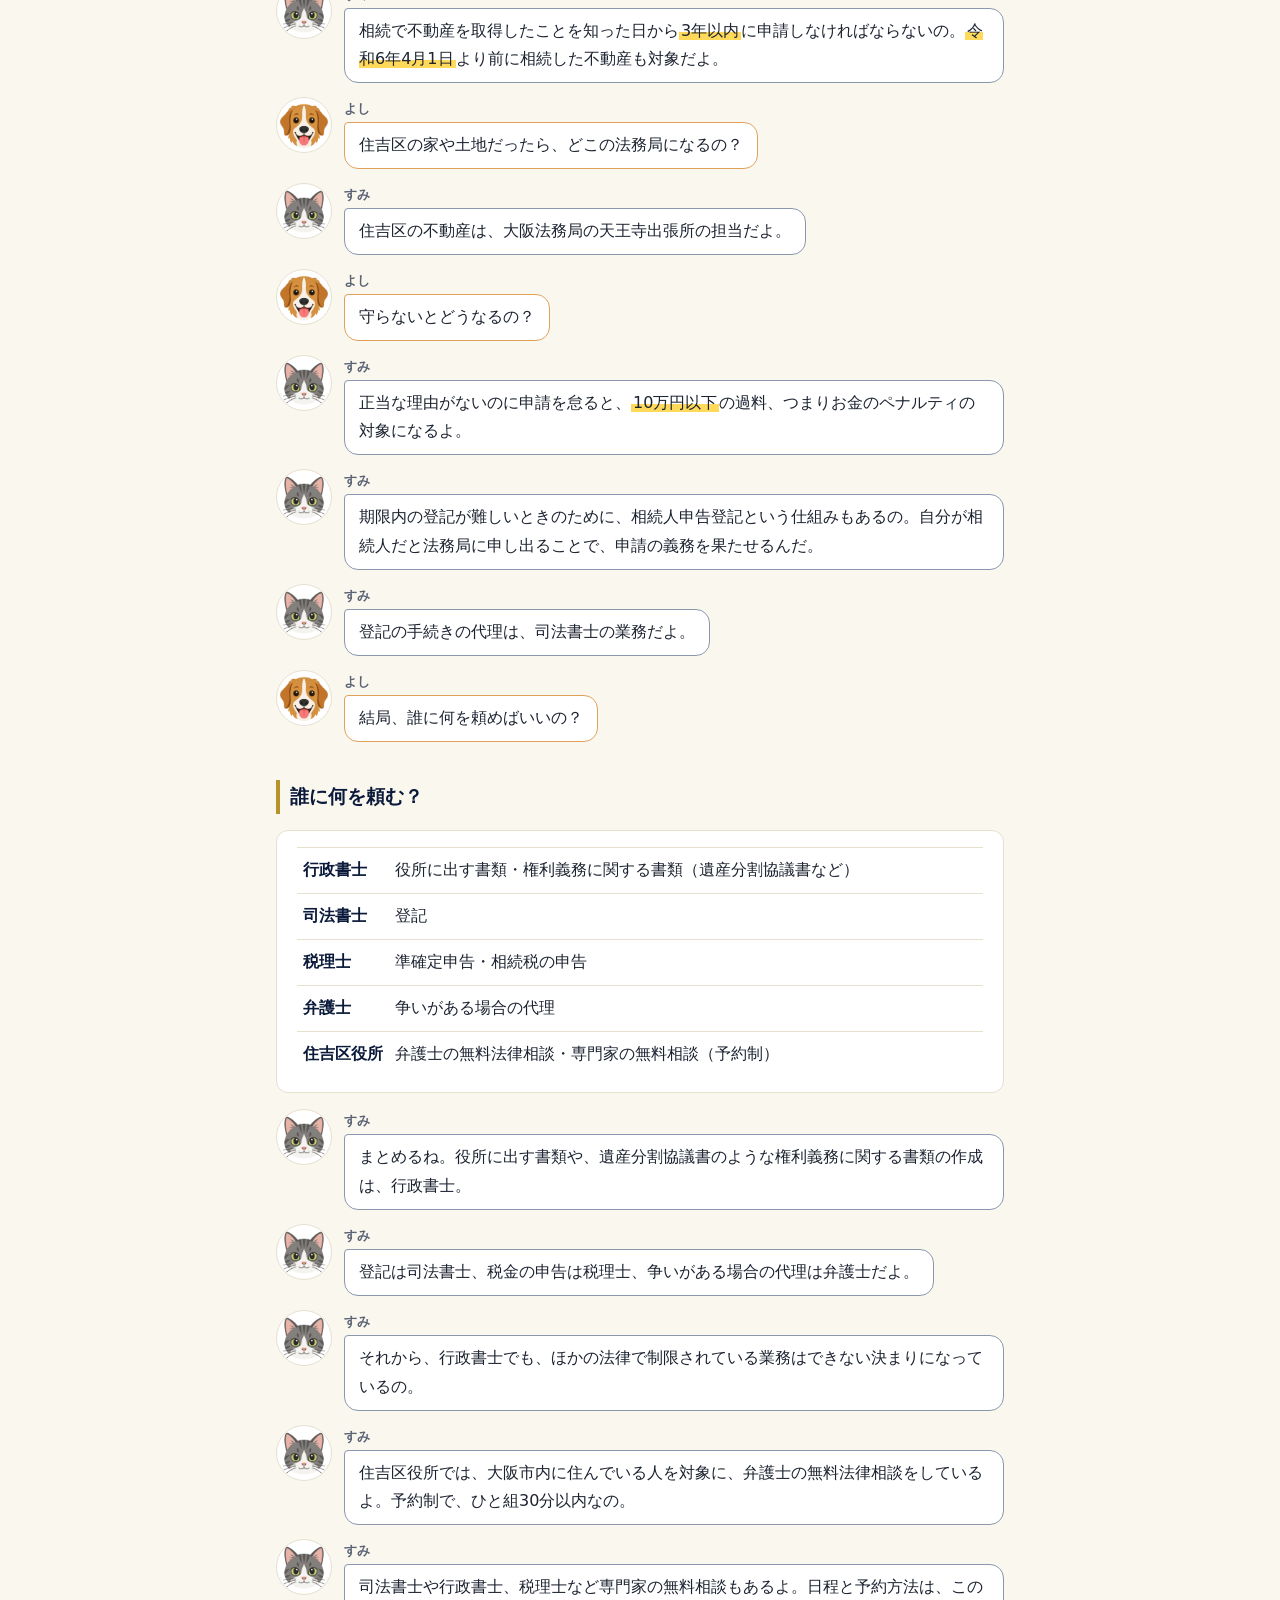
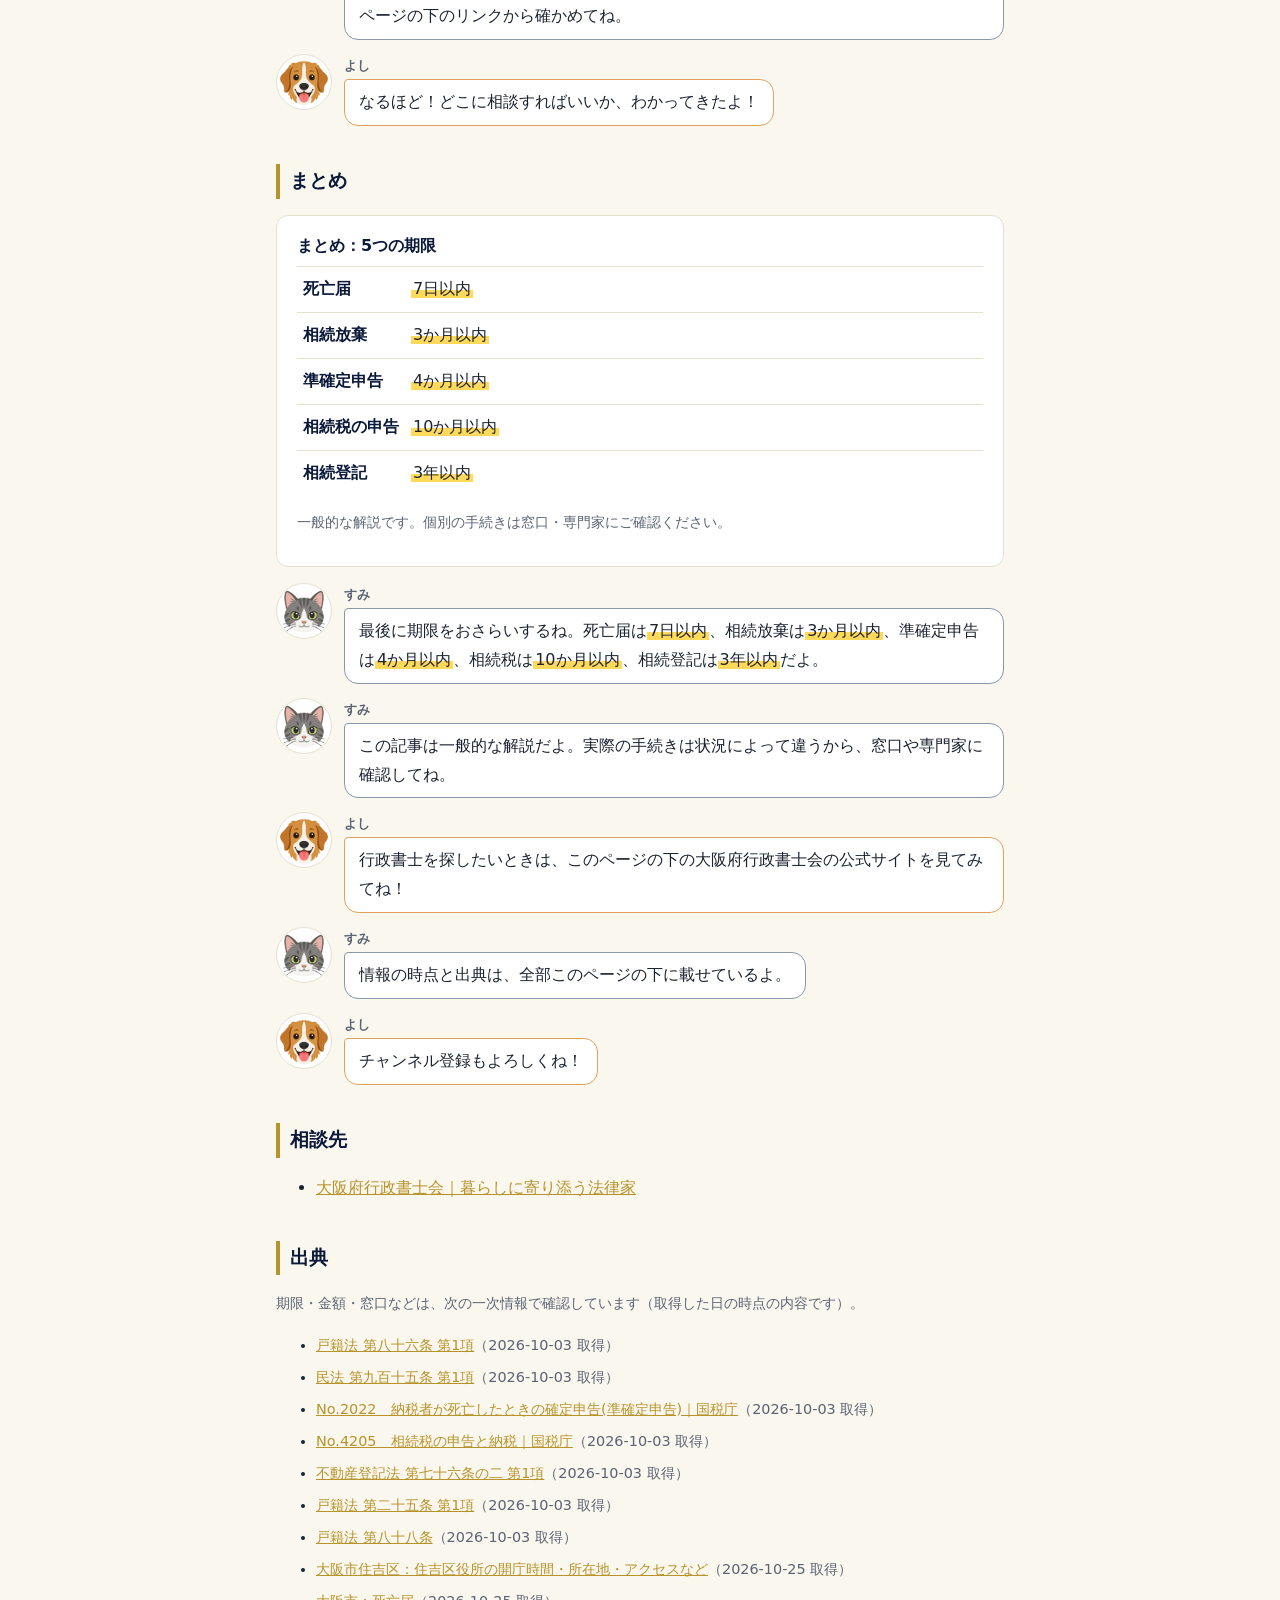
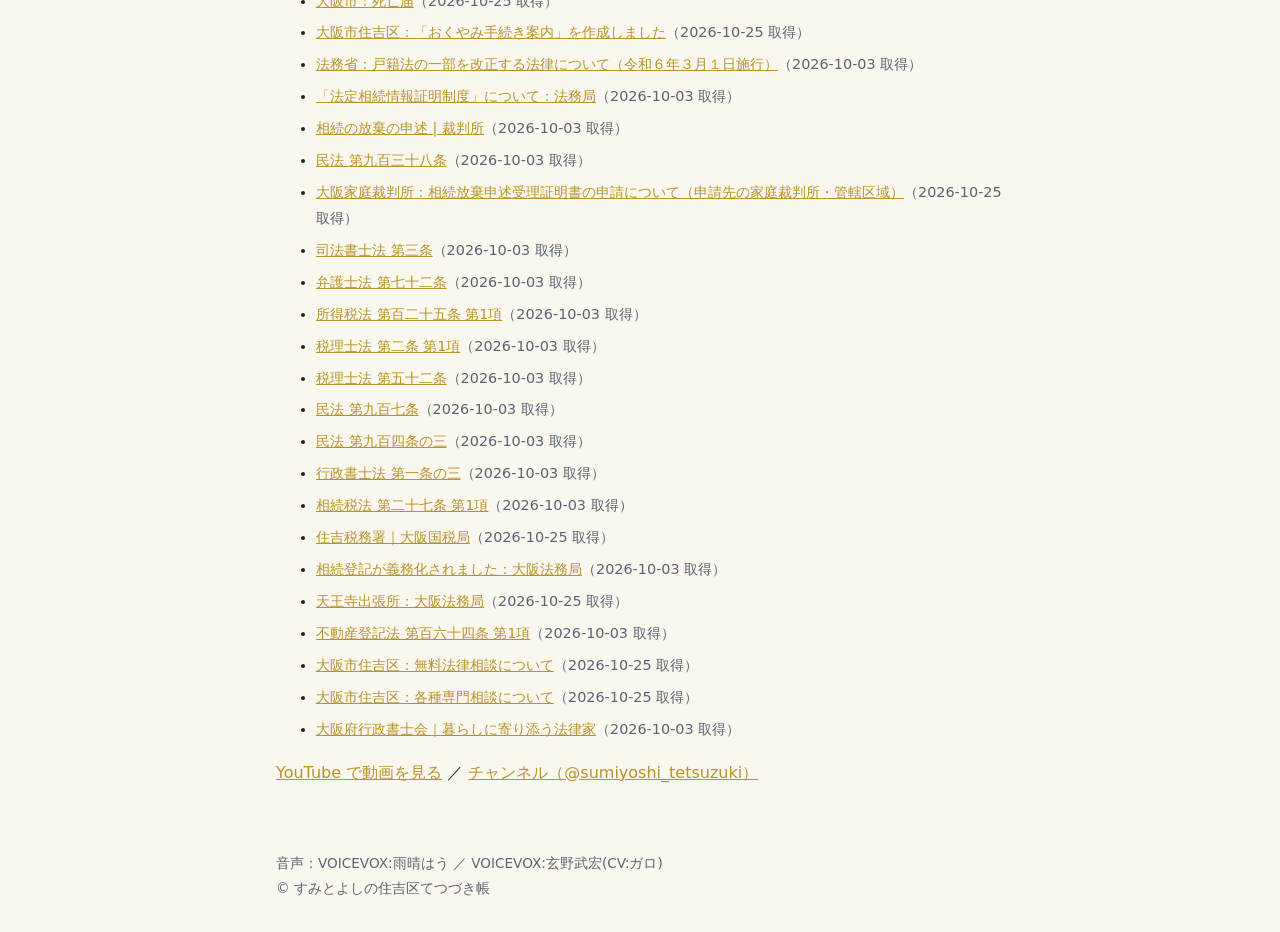
<file: blog/001-souzoku-map.html>
<!doctype html>
<html lang="ja">
<head>
<meta charset="utf-8">
<meta name="viewport" content="width=device-width,initial-scale=1">
<link rel="icon" href="../favicon.ico" sizes="any">
<link rel="icon" type="image/png" sizes="32x32" href="../favicon-32.png">
<link rel="apple-touch-icon" href="../apple-touch-icon.png">
<title>【住吉区】相続手続きの全体マップ｜5つの期限と「誰に何を頼む？」をすみとよしが解説｜すみとよしの住吉区てつづき帳</title>
<meta name="description" content="相続が始まったときの手続きと5つの期限、誰に何を頼めばいいかを、すみとよしが解説します。">
<link rel="canonical" href="https://sumiyoshi-tetsuzuki.github.io/blog/001-souzoku-map.html">
<meta property="og:type" content="article">
<meta property="og:title" content="【住吉区】相続手続きの全体マップ｜5つの期限と「誰に何を頼む？」をすみとよしが解説">
<meta property="og:description" content="相続が始まったときの手続きと5つの期限、誰に何を頼めばいいかを、すみとよしが解説します。">
<meta property="og:url" content="https://sumiyoshi-tetsuzuki.github.io/blog/001-souzoku-map.html">
<meta property="og:image" content="https://sumiyoshi-tetsuzuki.github.io/blog/img/001-souzoku-map.jpg">
<meta name="twitter:card" content="summary_large_image">
<link rel="stylesheet" href="../style.css">
<script type="application/ld+json">{"@context": "https://schema.org", "@type": "Article", "headline": "【住吉区】相続手続きの全体マップ｜5つの期限と「誰に何を頼む？」をすみとよしが解説", "description": "相続が始まったときの手続きと5つの期限、誰に何を頼めばいいかを、すみとよしが解説します。", "image": "https://sumiyoshi-tetsuzuki.github.io/blog/img/001-souzoku-map.jpg", "datePublished": "2026-11-01T19:00:00+09:00", "dateModified": "2026-10-25T00:00:00+09:00", "author": {"@type": "Organization", "name": "すみとよしの住吉区てつづき帳", "url": "https://sumiyoshi-tetsuzuki.github.io/"}, "video": {"@type": "VideoObject", "name": "【住吉区】相続手続きの全体マップ｜5つの期限と「誰に何を頼む？」をすみとよしが解説", "description": "相続が始まったときの手続きと5つの期限、誰に何を頼めばいいかを、すみとよしが解説します。", "uploadDate": "2026-11-01T19:00:00+09:00", "thumbnailUrl": "https://sumiyoshi-tetsuzuki.github.io/blog/img/001-souzoku-map.jpg", "embedUrl": "https://www.youtube.com/embed/INQrexonkCw"}}</script>
</head>
<body>
<header><div class="inner">
<a href="../">すみとよしの住吉区てつづき帳</a>
<nav><a href="../">ホーム</a><a href="./">記事</a><a href="../privacy.html">プライバシーポリシー</a><a href="../terms.html">利用規約</a></nav>
</div></header>
<main>
<p class="muted"><a href="./">記事一覧</a> ＞ 【住吉区】相続手続きの全体マップ｜5つの期限と「誰に何を頼む？」をすみとよしが解説</p>
<h1>【住吉区】相続手続きの全体マップ｜5つの期限と「誰に何を頼む？」をすみとよしが解説</h1>
<p class="muted">公開：2026年11月1日 ／ 情報の時点：2026-10-25</p>
<p>相続が始まったときの手続きと5つの期限、誰に何を頼めばいいかを、すみとよしが解説します。この記事は、動画の内容を文字にしたものです。</p>
<div class="video"><iframe src="https://www.youtube-nocookie.com/embed/INQrexonkCw" title="【住吉区】相続手続きの全体マップ｜5つの期限と「誰に何を頼む？」をすみとよしが解説" loading="lazy" allow="accelerometer; encrypted-media; gyroscope; picture-in-picture" allowfullscreen></iframe></div>
<div class="card notice">一般的な解説です。実際の手続きは状況により異なるため、窓口や専門家にご確認ください。当サイトは大阪市・住吉区役所の公式サイトではありません。</div>
<div class="card toc"><div class="point-title">目次</div><ol><li><a href="#c1">覚えておきたい5つの期限</a></li><li><a href="#c2">死亡届</a></li><li><a href="#c3">相続人を確かめる</a></li><li><a href="#c4">相続するか放棄するか</a></li><li><a href="#c5">準確定申告</a></li><li><a href="#c6">遺産分割</a></li><li><a href="#c7">相続税の申告</a></li><li><a href="#c8">相続登記</a></li><li><a href="#c9">誰に何を頼む？</a></li><li><a href="#c10">まとめ</a></li><li><a href="#sources">出典</a></li></ol></div>
<div class="talk dog"><img src="../dog.png" alt="よし" width="56" height="56"><div><div class="who">よし</div><p>家族が亡くなったら、何から手をつければいいの？ぼく、全然わからないよ……</p></div></div>
<div class="talk cat"><img src="../cat.png" alt="すみ" width="56" height="56"><div><div class="who">すみ</div><p>相続の手続きには、法律で決まった期限がいくつもあるんだ。知らないままだと困ることもあるの。</p></div></div>
<div class="talk dog"><img src="../dog.png" alt="よし" width="56" height="56"><div><div class="who">よし</div><p>このチャンネルでは、大阪市住吉区のみんなに役立つ行政の手続きを、ぼく、よしと……</p></div></div>
<div class="talk cat"><img src="../cat.png" alt="すみ" width="56" height="56"><div><div class="who">すみ</div><p>わたし、すみが解説していくよ。今日は、相続手続きの全体マップと、誰に何を頼めばいいかをまとめるね。</p></div></div>
<div class="talk dog"><img src="../dog.png" alt="よし" width="56" height="56"><div><div class="who">よし</div><p>結論から教えてほしいな！</p></div></div>
<h2 id="c1">覚えておきたい5つの期限</h2>
<div class="card point"><table><tr><th>死亡届</th><td><mark>7日以内</mark></td></tr><tr><th>相続放棄</th><td><mark>3か月以内</mark></td></tr><tr><th>準確定申告</th><td><mark>4か月以内</mark></td></tr><tr><th>相続税の申告</th><td><mark>10か月以内</mark></td></tr><tr><th>相続登記</th><td><mark>3年以内</mark></td></tr></table></div>
<div class="talk cat"><img src="../cat.png" alt="すみ" width="56" height="56"><div><div class="who">すみ</div><p>覚えてほしい期限は5つだよ。死亡届は<mark>7日以内</mark>、相続放棄は<mark>3か月以内</mark>、準確定申告は<mark>4か月以内</mark>、相続税の申告は<mark>10か月以内</mark>、相続登記は<mark>3年以内</mark>。</p></div></div>
<div class="talk dog"><img src="../dog.png" alt="よし" width="56" height="56"><div><div class="who">よし</div><p>えっ、いっぱいあるんだね……しかも期限がバラバラだ！</p></div></div>
<div class="talk cat"><img src="../cat.png" alt="すみ" width="56" height="56"><div><div class="who">すみ</div><p>担当する窓口や専門家もそれぞれ違うの。順番に見ていこうね。</p></div></div>
<div class="talk dog"><img src="../dog.png" alt="よし" width="56" height="56"><div><div class="who">よし</div><p>まずは死亡届からだね！</p></div></div>
<h2 id="c2">死亡届</h2>
<div class="card point"><ul><li>死亡の事実を知った日から<mark>7日以内</mark>（国外は<mark>3か月以内</mark>）</li><li>届出先：本籍地／届出人の所在地／死亡地</li><li>住吉区なら：平日9時〜17時30分（時間外・休日も受付）</li><li>住吉区なら：1階11番窓口で「おくやみ手続き案内」</li></ul></div>
<div class="talk cat"><img src="../cat.png" alt="すみ" width="56" height="56"><div><div class="who">すみ</div><p>死亡届は、死亡の事実を知った日から<mark>7日以内</mark>に出す決まりだよ。国外で亡くなった場合は<mark>3か月以内</mark>なの。</p></div></div>
<div class="talk dog"><img src="../dog.png" alt="よし" width="56" height="56"><div><div class="who">よし</div><p>どこに出せばいいの？</p></div></div>
<div class="talk cat"><img src="../cat.png" alt="すみ" width="56" height="56"><div><div class="who">すみ</div><p>亡くなった人の本籍地、届け出る人の所在地、または亡くなった場所で届け出ることができるよ。</p></div></div>
<div class="talk cat"><img src="../cat.png" alt="すみ" width="56" height="56"><div><div class="who">すみ</div><p>住吉区役所に出すなら、受付は平日の9時から17時30分だよ。休日や時間外でも受け付けてもらえて、審査は後日、開庁日に行われるの。</p></div></div>
<div class="talk dog"><img src="../dog.png" alt="よし" width="56" height="56"><div><div class="who">よし</div><p>死亡届のあとも、手続きがたくさんありそうだね……</p></div></div>
<div class="talk cat"><img src="../cat.png" alt="すみ" width="56" height="56"><div><div class="who">すみ</div><p>住吉区役所では、死亡届に伴う手続きをまとめた「おくやみ手続き案内」を、1階の11番窓口で配っているよ。年金や税金、相続の問い合わせ先も載っているの。</p></div></div>
<div class="talk dog"><img src="../dog.png" alt="よし" width="56" height="56"><div><div class="who">よし</div><p>次は何をするのかな？</p></div></div>
<h2 id="c3">相続人を確かめる</h2>
<div class="card point"><ol class="flow"><li>戸籍を集める（広域交付：本籍地以外の窓口でも請求可）</li><li>法定相続情報一覧図の写し（法務局・無料）</li><li>相続登記・預金・相続税申告・年金などで利用</li></ol></div>
<div class="talk cat"><img src="../cat.png" alt="すみ" width="56" height="56"><div><div class="who">すみ</div><p>誰が相続人なのかを確かめるために、亡くなった人の戸籍を集めるの。</p></div></div>
<div class="talk dog"><img src="../dog.png" alt="よし" width="56" height="56"><div><div class="who">よし</div><p>本籍地が遠いと大変そうだね……</p></div></div>
<div class="talk cat"><img src="../cat.png" alt="すみ" width="56" height="56"><div><div class="who">すみ</div><p><mark>令和6年3月1日</mark>から、本籍地以外の市区町村の窓口でも、戸籍証明書や除籍証明書を請求できるようになったんだ。これを広域交付というよ。</p></div></div>
<div class="talk cat"><img src="../cat.png" alt="すみ" width="56" height="56"><div><div class="who">すみ</div><p>ただし、郵送や代理人による請求はできないし、コンピュータ化されていない一部の戸籍は対象外なの。</p></div></div>
<div class="talk dog"><img src="../dog.png" alt="よし" width="56" height="56"><div><div class="who">よし</div><p>集めた戸籍の束を、あちこちの窓口に何回も出すのは大変そうだね。</p></div></div>
<div class="talk cat"><img src="../cat.png" alt="すみ" width="56" height="56"><div><div class="who">すみ</div><p>そこで使えるのが、法務局の法定相続情報証明制度だよ。相続関係を一覧にした図と戸籍の束を出すと、登記官が確認した一覧図の写しを無料で交付してもらえるの。</p></div></div>
<div class="talk cat"><img src="../cat.png" alt="すみ" width="56" height="56"><div><div class="who">すみ</div><p>相続登記のほか、預金の払戻しや相続税の申告、年金などの手続きにも使えるんだ。</p></div></div>
<div class="talk dog"><img src="../dog.png" alt="よし" width="56" height="56"><div><div class="who">よし</div><p>次の期限は何かな？</p></div></div>
<h2 id="c4">相続するか放棄するか</h2>
<div class="card point"><ul><li>相続の開始を知った時から<mark>3か月以内</mark></li><li>相続放棄は家庭裁判所に申述</li><li>住吉区なら：大阪家庭裁判所（本庁）</li><li>判断できなければ、家庭裁判所に期間を伸ばす申立て</li></ul></div>
<div class="talk cat"><img src="../cat.png" alt="すみ" width="56" height="56"><div><div class="who">すみ</div><p>相続人は、自分のために相続が始まったことを知った時から<mark>3か月以内</mark>に、相続するか、放棄するかなどを決める必要があるの。</p></div></div>
<div class="talk dog"><img src="../dog.png" alt="よし" width="56" height="56"><div><div class="who">よし</div><p>借金があったら、放棄したほうがいいのかな？</p></div></div>
<div class="talk cat"><img src="../cat.png" alt="すみ" width="56" height="56"><div><div class="who">すみ</div><p>相続放棄は、家庭裁判所への申述、つまり申し出で行うよ。</p></div></div>
<div class="talk cat"><img src="../cat.png" alt="すみ" width="56" height="56"><div><div class="who">すみ</div><p>申述先は、亡くなった人の最後の住所地の家庭裁判所。住吉区なら、大阪家庭裁判所の本庁だよ。</p></div></div>
<div class="talk cat"><img src="../cat.png" alt="すみ" width="56" height="56"><div><div class="who">すみ</div><p>財産を調べても判断できないときは、家庭裁判所に、この期間を伸ばす申立てもできるの。</p></div></div>
<div class="talk cat"><img src="../cat.png" alt="すみ" width="56" height="56"><div><div class="who">すみ</div><p>裁判所に出す書類の作成は司法書士も扱える業務で、争いがある場合の代理は弁護士の分野だよ。</p></div></div>
<div class="talk dog"><img src="../dog.png" alt="よし" width="56" height="56"><div><div class="who">よし</div><p>その次の期限も教えて！</p></div></div>
<h2 id="c5">準確定申告</h2>
<div class="card point"><ul><li>相続の開始を知った日の翌日から<mark>4か月以内</mark></li><li>担当：税理士</li></ul></div>
<div class="talk cat"><img src="../cat.png" alt="すみ" width="56" height="56"><div><div class="who">すみ</div><p>準確定申告だよ。年の途中で亡くなった人の所得税は、相続人が、相続の開始を知った日の翌日から<mark>4か月以内</mark>に申告と納税をするの。</p></div></div>
<div class="talk dog"><img src="../dog.png" alt="よし" width="56" height="56"><div><div class="who">よし</div><p>えっ、確定申告って本人がするものじゃないの？</p></div></div>
<div class="talk cat"><img src="../cat.png" alt="すみ" width="56" height="56"><div><div class="who">すみ</div><p>亡くなった人が確定申告をしなければならない場合に必要になるの。税金の申告書の作成や相談は、税理士の業務だよ。</p></div></div>
<div class="talk dog"><img src="../dog.png" alt="よし" width="56" height="56"><div><div class="who">よし</div><p>期限のほかに、気をつけることはある？</p></div></div>
<h2 id="c6">遺産分割</h2>
<div class="card point"><ul><li>協議はいつでもできる</li><li>相続開始から<mark>10年</mark>経過後はルールの一部が不適用（例外あり）</li><li>協議書など権利義務の書類：行政書士</li></ul></div>
<div class="talk cat"><img src="../cat.png" alt="すみ" width="56" height="56"><div><div class="who">すみ</div><p>遺産分割の協議、つまり誰が何を受け取るかの話し合いは、「いつでも」できると、民法に書かれているよ。</p></div></div>
<div class="talk cat"><img src="../cat.png" alt="すみ" width="56" height="56"><div><div class="who">すみ</div><p>でも、相続開始の時から<mark>10年</mark>を過ぎると、分け方のルールの一部が適用されなくなるの。例外もあるけれど、早めに話し合っておくと安心だよ。</p></div></div>
<div class="talk dog"><img src="../dog.png" alt="よし" width="56" height="56"><div><div class="who">よし</div><p>話し合いがまとまったら、どうするの？</p></div></div>
<div class="talk cat"><img src="../cat.png" alt="すみ" width="56" height="56"><div><div class="who">すみ</div><p>遺産分割協議書のような、権利義務に関する書類の作成は、行政書士の業務だよ。</p></div></div>
<div class="talk cat"><img src="../cat.png" alt="すみ" width="56" height="56"><div><div class="who">すみ</div><p>話し合いがまとまらないときは、家庭裁判所に分割を請求できるの。争いの代理は弁護士の分野だよ。</p></div></div>
<div class="talk dog"><img src="../dog.png" alt="よし" width="56" height="56"><div><div class="who">よし</div><p>次は何の期限なの？</p></div></div>
<h2 id="c7">相続税の申告</h2>
<div class="card point"><ul><li>基礎控除額を超える場合</li><li>知った日の翌日から<mark>10か月以内</mark></li><li>住吉区なら：住吉税務署</li><li>担当：税理士</li></ul></div>
<div class="talk cat"><img src="../cat.png" alt="すみ" width="56" height="56"><div><div class="who">すみ</div><p>課税される財産の合計が、基礎控除額、つまり相続税がかからない一定の額を超えて、相続税がかかる人は、亡くなったことを知った日の翌日から<mark>10か月以内</mark>に、申告と納税が必要なの。</p></div></div>
<div class="talk cat"><img src="../cat.png" alt="すみ" width="56" height="56"><div><div class="who">すみ</div><p>申告書は、亡くなった人の住所地の税務署に出すの。住吉区なら、住吉税務署だよ。相続人の住所地の税務署ではないから気をつけてね。</p></div></div>
<div class="talk cat"><img src="../cat.png" alt="すみ" width="56" height="56"><div><div class="who">すみ</div><p>期限までに申告しないと、加算税や延滞税という、上乗せの税金がかかる場合があるよ。相続税の申告は、税理士に相談してね。</p></div></div>
<div class="talk dog"><img src="../dog.png" alt="よし" width="56" height="56"><div><div class="who">よし</div><p>最後の期限は何かな？</p></div></div>
<h2 id="c8">相続登記</h2>
<div class="card point"><ul><li><mark>令和6年4月1日</mark>から義務化</li><li>取得を知った日から<mark>3年以内</mark></li><li>住吉区なら：大阪法務局 天王寺出張所</li><li>怠ると<mark>10万円以下</mark>の過料</li><li>相続人申告登記という仕組みも</li><li>担当：司法書士</li></ul></div>
<div class="talk cat"><img src="../cat.png" alt="すみ" width="56" height="56"><div><div class="who">すみ</div><p><mark>令和6年4月1日</mark>から、相続登記の申請が義務になったんだ。相続登記は、家や土地の名義を、相続した人に変える手続きだよ。</p></div></div>
<div class="talk cat"><img src="../cat.png" alt="すみ" width="56" height="56"><div><div class="who">すみ</div><p>相続で不動産を取得したことを知った日から<mark>3年以内</mark>に申請しなければならないの。<mark>令和6年4月1日</mark>より前に相続した不動産も対象だよ。</p></div></div>
<div class="talk dog"><img src="../dog.png" alt="よし" width="56" height="56"><div><div class="who">よし</div><p>住吉区の家や土地だったら、どこの法務局になるの？</p></div></div>
<div class="talk cat"><img src="../cat.png" alt="すみ" width="56" height="56"><div><div class="who">すみ</div><p>住吉区の不動産は、大阪法務局の天王寺出張所の担当だよ。</p></div></div>
<div class="talk dog"><img src="../dog.png" alt="よし" width="56" height="56"><div><div class="who">よし</div><p>守らないとどうなるの？</p></div></div>
<div class="talk cat"><img src="../cat.png" alt="すみ" width="56" height="56"><div><div class="who">すみ</div><p>正当な理由がないのに申請を怠ると、<mark>10万円以下</mark>の過料、つまりお金のペナルティの対象になるよ。</p></div></div>
<div class="talk cat"><img src="../cat.png" alt="すみ" width="56" height="56"><div><div class="who">すみ</div><p>期限内の登記が難しいときのために、相続人申告登記という仕組みもあるの。自分が相続人だと法務局に申し出ることで、申請の義務を果たせるんだ。</p></div></div>
<div class="talk cat"><img src="../cat.png" alt="すみ" width="56" height="56"><div><div class="who">すみ</div><p>登記の手続きの代理は、司法書士の業務だよ。</p></div></div>
<div class="talk dog"><img src="../dog.png" alt="よし" width="56" height="56"><div><div class="who">よし</div><p>結局、誰に何を頼めばいいの？</p></div></div>
<h2 id="c9">誰に何を頼む？</h2>
<div class="card point"><table><tr><th>行政書士</th><td>役所に出す書類・権利義務に関する書類（遺産分割協議書など）</td></tr><tr><th>司法書士</th><td>登記</td></tr><tr><th>税理士</th><td>準確定申告・相続税の申告</td></tr><tr><th>弁護士</th><td>争いがある場合の代理</td></tr><tr><th>住吉区役所</th><td>弁護士の無料法律相談・専門家の無料相談（予約制）</td></tr></table></div>
<div class="talk cat"><img src="../cat.png" alt="すみ" width="56" height="56"><div><div class="who">すみ</div><p>まとめるね。役所に出す書類や、遺産分割協議書のような権利義務に関する書類の作成は、行政書士。</p></div></div>
<div class="talk cat"><img src="../cat.png" alt="すみ" width="56" height="56"><div><div class="who">すみ</div><p>登記は司法書士、税金の申告は税理士、争いがある場合の代理は弁護士だよ。</p></div></div>
<div class="talk cat"><img src="../cat.png" alt="すみ" width="56" height="56"><div><div class="who">すみ</div><p>それから、行政書士でも、ほかの法律で制限されている業務はできない決まりになっているの。</p></div></div>
<div class="talk cat"><img src="../cat.png" alt="すみ" width="56" height="56"><div><div class="who">すみ</div><p>住吉区役所では、大阪市内に住んでいる人を対象に、弁護士の無料法律相談をしているよ。予約制で、ひと組30分以内なの。</p></div></div>
<div class="talk cat"><img src="../cat.png" alt="すみ" width="56" height="56"><div><div class="who">すみ</div><p>司法書士や行政書士、税理士など専門家の無料相談もあるよ。日程と予約方法は、このページの下のリンクから確かめてね。</p></div></div>
<div class="talk dog"><img src="../dog.png" alt="よし" width="56" height="56"><div><div class="who">よし</div><p>なるほど！どこに相談すればいいか、わかってきたよ！</p></div></div>
<h2 id="c10">まとめ</h2>
<div class="card point"><div class="point-title">まとめ：5つの期限</div><table><tr><th>死亡届</th><td><mark>7日以内</mark></td></tr><tr><th>相続放棄</th><td><mark>3か月以内</mark></td></tr><tr><th>準確定申告</th><td><mark>4か月以内</mark></td></tr><tr><th>相続税の申告</th><td><mark>10か月以内</mark></td></tr><tr><th>相続登記</th><td><mark>3年以内</mark></td></tr></table><p class="muted">一般的な解説です。個別の手続きは窓口・専門家にご確認ください。</p></div>
<div class="talk cat"><img src="../cat.png" alt="すみ" width="56" height="56"><div><div class="who">すみ</div><p>最後に期限をおさらいするね。死亡届は<mark>7日以内</mark>、相続放棄は<mark>3か月以内</mark>、準確定申告は<mark>4か月以内</mark>、相続税は<mark>10か月以内</mark>、相続登記は<mark>3年以内</mark>だよ。</p></div></div>
<div class="talk cat"><img src="../cat.png" alt="すみ" width="56" height="56"><div><div class="who">すみ</div><p>この記事は一般的な解説だよ。実際の手続きは状況によって違うから、窓口や専門家に確認してね。</p></div></div>
<div class="talk dog"><img src="../dog.png" alt="よし" width="56" height="56"><div><div class="who">よし</div><p>行政書士を探したいときは、このページの下の大阪府行政書士会の公式サイトを見てみてね！</p></div></div>
<div class="talk cat"><img src="../cat.png" alt="すみ" width="56" height="56"><div><div class="who">すみ</div><p>情報の時点と出典は、全部このページの下に載せているよ。</p></div></div>
<div class="talk dog"><img src="../dog.png" alt="よし" width="56" height="56"><div><div class="who">よし</div><p>チャンネル登録もよろしくね！</p></div></div>
<h2>相談先</h2><ul><li><a href="https://www.osaka-gyoseishoshi.or.jp/" rel="noopener">大阪府行政書士会｜暮らしに寄り添う法律家</a></li></ul>
<h2 id="sources">出典</h2>
<p class="muted">期限・金額・窓口などは、次の一次情報で確認しています（取得した日の時点の内容です）。</p>
<ul class="sources"><li><a href="https://laws.e-gov.go.jp/law/322AC0000000224#Mp-At_86" rel="noopener">戸籍法 第八十六条 第1項</a><span class="muted">（2026-10-03 取得）</span></li><li><a href="https://laws.e-gov.go.jp/law/129AC0000000089#Mp-At_915" rel="noopener">民法 第九百十五条 第1項</a><span class="muted">（2026-10-03 取得）</span></li><li><a href="https://www.nta.go.jp/taxes/shiraberu/taxanswer/shotoku/2022.htm" rel="noopener">No.2022 納税者が死亡したときの確定申告(準確定申告)｜国税庁</a><span class="muted">（2026-10-03 取得）</span></li><li><a href="https://www.nta.go.jp/taxes/shiraberu/taxanswer/sozoku/4205.htm" rel="noopener">No.4205 相続税の申告と納税｜国税庁</a><span class="muted">（2026-10-03 取得）</span></li><li><a href="https://laws.e-gov.go.jp/law/416AC0000000123#Mp-At_76_2" rel="noopener">不動産登記法 第七十六条の二 第1項</a><span class="muted">（2026-10-03 取得）</span></li><li><a href="https://laws.e-gov.go.jp/law/322AC0000000224#Mp-At_25" rel="noopener">戸籍法 第二十五条 第1項</a><span class="muted">（2026-10-03 取得）</span></li><li><a href="https://laws.e-gov.go.jp/law/322AC0000000224#Mp-At_88" rel="noopener">戸籍法 第八十八条</a><span class="muted">（2026-10-03 取得）</span></li><li><a href="https://www.city.osaka.lg.jp/sumiyoshi/page/0000158918.html" rel="noopener">大阪市住吉区：住吉区役所の開庁時間・所在地・アクセスなど</a><span class="muted">（2026-10-25 取得）</span></li><li><a href="https://www.city.osaka.lg.jp/shimin/page/0000369831.html" rel="noopener">大阪市：死亡届</a><span class="muted">（2026-10-25 取得）</span></li><li><a href="https://www.city.osaka.lg.jp/sumiyoshi/page/0000620568.html" rel="noopener">大阪市住吉区：「おくやみ手続き案内」を作成しました</a><span class="muted">（2026-10-25 取得）</span></li><li><a href="https://www.moj.go.jp/MINJI/minji04_00082.html" rel="noopener">法務省：戸籍法の一部を改正する法律について（令和６年３月１日施行）</a><span class="muted">（2026-10-03 取得）</span></li><li><a href="https://houmukyoku.moj.go.jp/homu/page7_000013.html" rel="noopener">「法定相続情報証明制度」について：法務局</a><span class="muted">（2026-10-03 取得）</span></li><li><a href="https://www.courts.go.jp/saiban/syurui/syurui_kazi/kazi_06_13/index.html" rel="noopener">相続の放棄の申述 | 裁判所</a><span class="muted">（2026-10-03 取得）</span></li><li><a href="https://laws.e-gov.go.jp/law/129AC0000000089#Mp-At_938" rel="noopener">民法 第九百三十八条</a><span class="muted">（2026-10-03 取得）</span></li><li><a href="https://www.courts.go.jp/osaka/vc-files/osaka/file/03_sinseisyosetumei_houki.r.pdf" rel="noopener">大阪家庭裁判所：相続放棄申述受理証明書の申請について（申請先の家庭裁判所・管轄区域）</a><span class="muted">（2026-10-25 取得）</span></li><li><a href="https://laws.e-gov.go.jp/law/325AC1000000197#Mp-At_3" rel="noopener">司法書士法 第三条</a><span class="muted">（2026-10-03 取得）</span></li><li><a href="https://laws.e-gov.go.jp/law/324AC1000000205#Mp-At_72" rel="noopener">弁護士法 第七十二条</a><span class="muted">（2026-10-03 取得）</span></li><li><a href="https://laws.e-gov.go.jp/law/340AC0000000033#Mp-At_125" rel="noopener">所得税法 第百二十五条 第1項</a><span class="muted">（2026-10-03 取得）</span></li><li><a href="https://laws.e-gov.go.jp/law/326AC1000000237#Mp-At_2" rel="noopener">税理士法 第二条 第1項</a><span class="muted">（2026-10-03 取得）</span></li><li><a href="https://laws.e-gov.go.jp/law/326AC1000000237#Mp-At_52" rel="noopener">税理士法 第五十二条</a><span class="muted">（2026-10-03 取得）</span></li><li><a href="https://laws.e-gov.go.jp/law/129AC0000000089#Mp-At_907" rel="noopener">民法 第九百七条</a><span class="muted">（2026-10-03 取得）</span></li><li><a href="https://laws.e-gov.go.jp/law/129AC0000000089#Mp-At_904_3" rel="noopener">民法 第九百四条の三</a><span class="muted">（2026-10-03 取得）</span></li><li><a href="https://laws.e-gov.go.jp/law/326AC1000000004#Mp-At_1_3" rel="noopener">行政書士法 第一条の三</a><span class="muted">（2026-10-03 取得）</span></li><li><a href="https://laws.e-gov.go.jp/law/325AC0000000073#Mp-At_27" rel="noopener">相続税法 第二十七条 第1項</a><span class="muted">（2026-10-03 取得）</span></li><li><a href="https://www.nta.go.jp/about/organization/osaka/location/osaka/sumiyoshi/index.htm" rel="noopener">住吉税務署｜大阪国税局</a><span class="muted">（2026-10-25 取得）</span></li><li><a href="https://houmukyoku.moj.go.jp/osaka/souzokutoukigimuka.html" rel="noopener">相続登記が義務化されました：大阪法務局</a><span class="muted">（2026-10-03 取得）</span></li><li><a href="https://houmukyoku.moj.go.jp/osaka/table/shikyokutou/all/tennouji.html" rel="noopener">天王寺出張所：大阪法務局</a><span class="muted">（2026-10-25 取得）</span></li><li><a href="https://laws.e-gov.go.jp/law/416AC0000000123#Mp-At_164" rel="noopener">不動産登記法 第百六十四条 第1項</a><span class="muted">（2026-10-03 取得）</span></li><li><a href="https://www.city.osaka.lg.jp/sumiyoshi/page/0000563237.html" rel="noopener">大阪市住吉区：無料法律相談について</a><span class="muted">（2026-10-25 取得）</span></li><li><a href="https://www.city.osaka.lg.jp/sumiyoshi/page/0000442130.html" rel="noopener">大阪市住吉区：各種専門相談について</a><span class="muted">（2026-10-25 取得）</span></li><li><a href="https://www.osaka-gyoseishoshi.or.jp/" rel="noopener">大阪府行政書士会｜暮らしに寄り添う法律家</a><span class="muted">（2026-10-03 取得）</span></li></ul>
<p><a href="https://youtu.be/INQrexonkCw">YouTube で動画を見る</a> ／ <a href="https://www.youtube.com/@sumiyoshi_tetsuzuki">チャンネル（@sumiyoshi_tetsuzuki）</a></p>
</main>
<footer>音声：VOICEVOX:雨晴はう ／ VOICEVOX:玄野武宏(CV:ガロ)<br>© すみとよしの住吉区てつづき帳</footer>
</body>
</html>
</file>
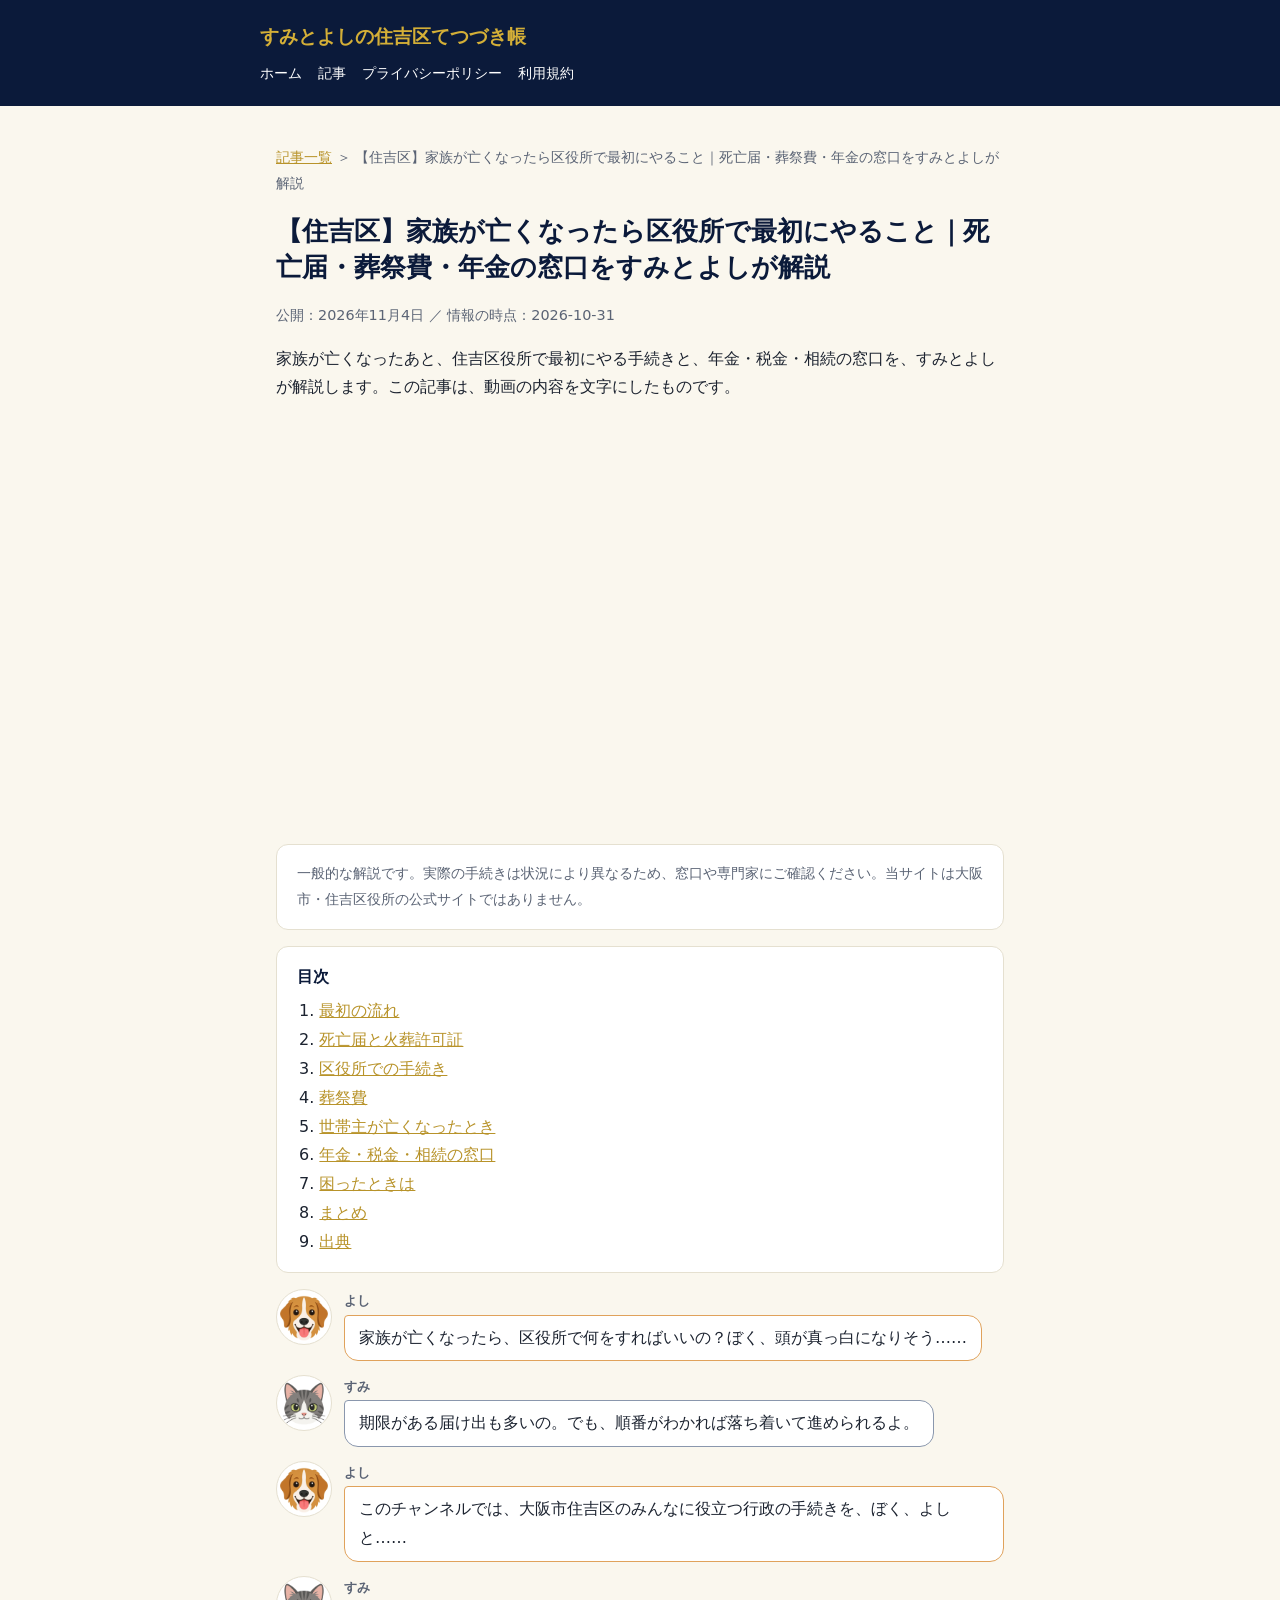
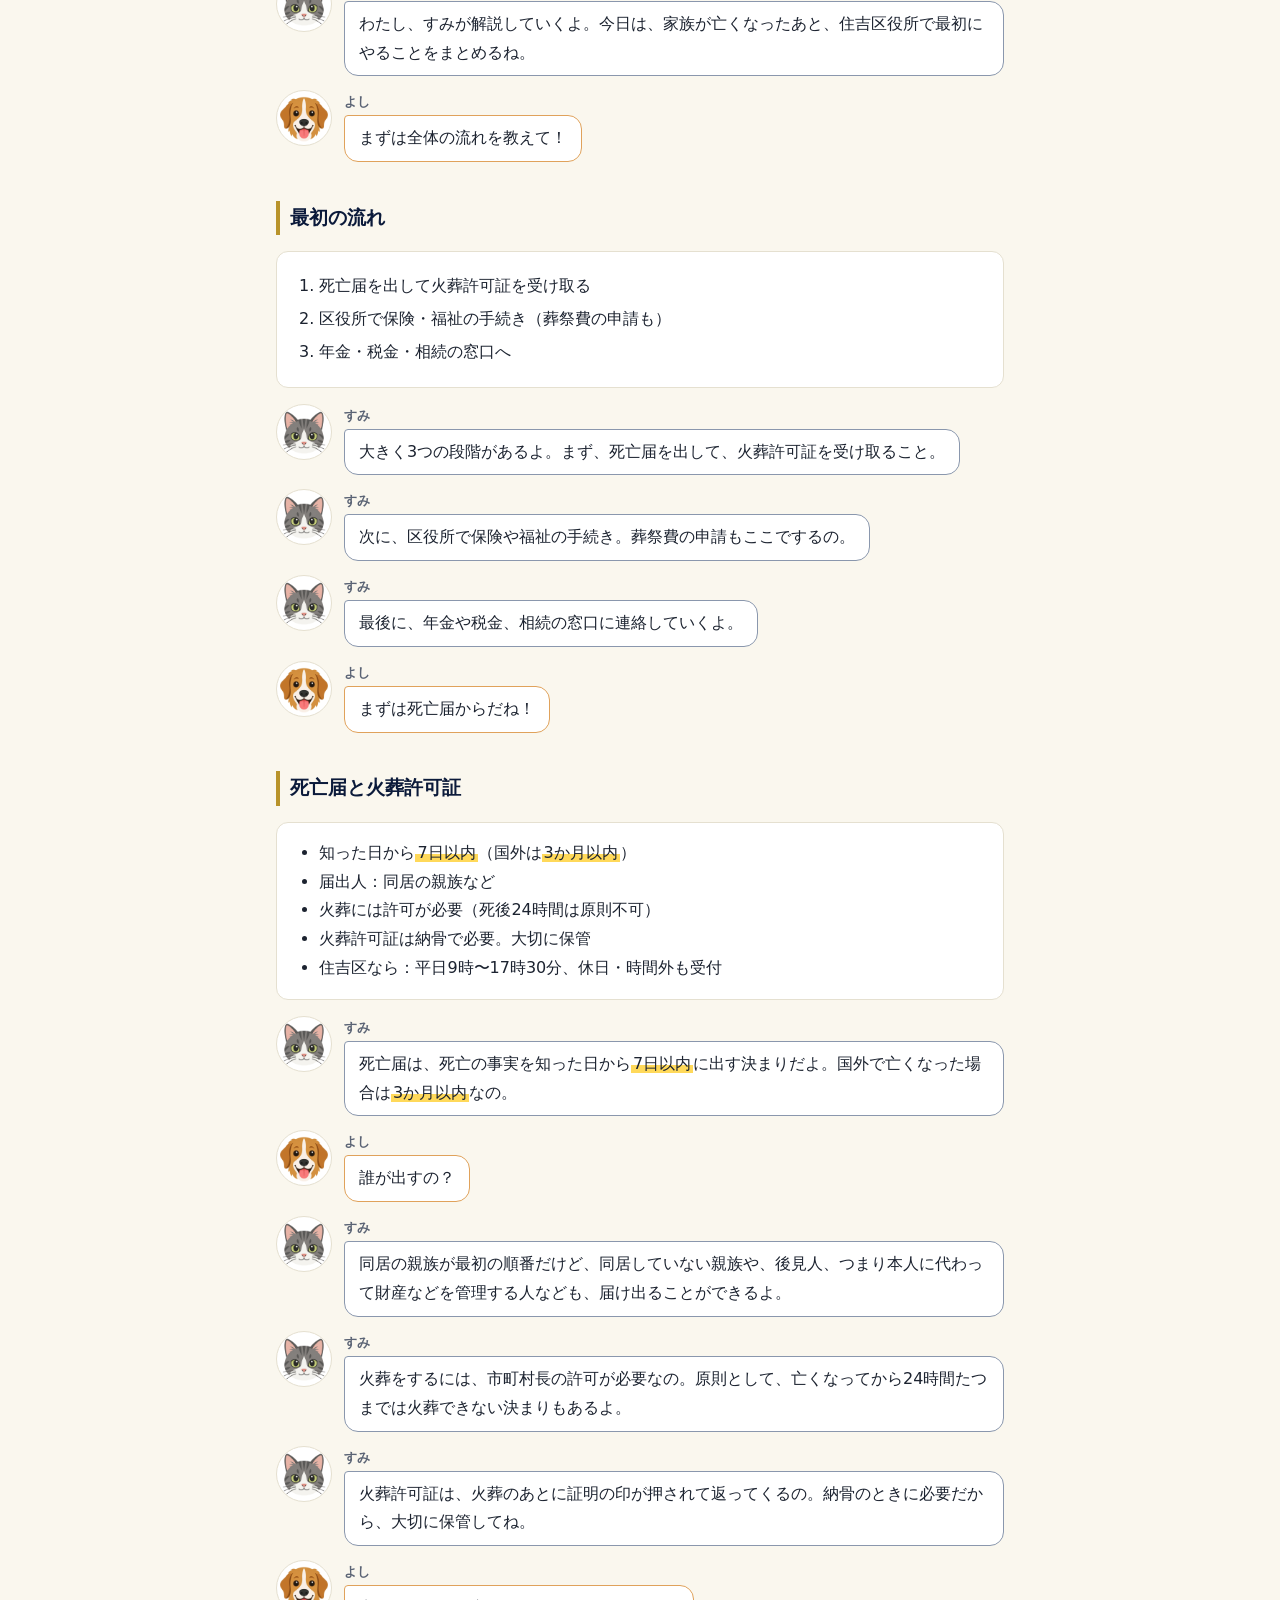
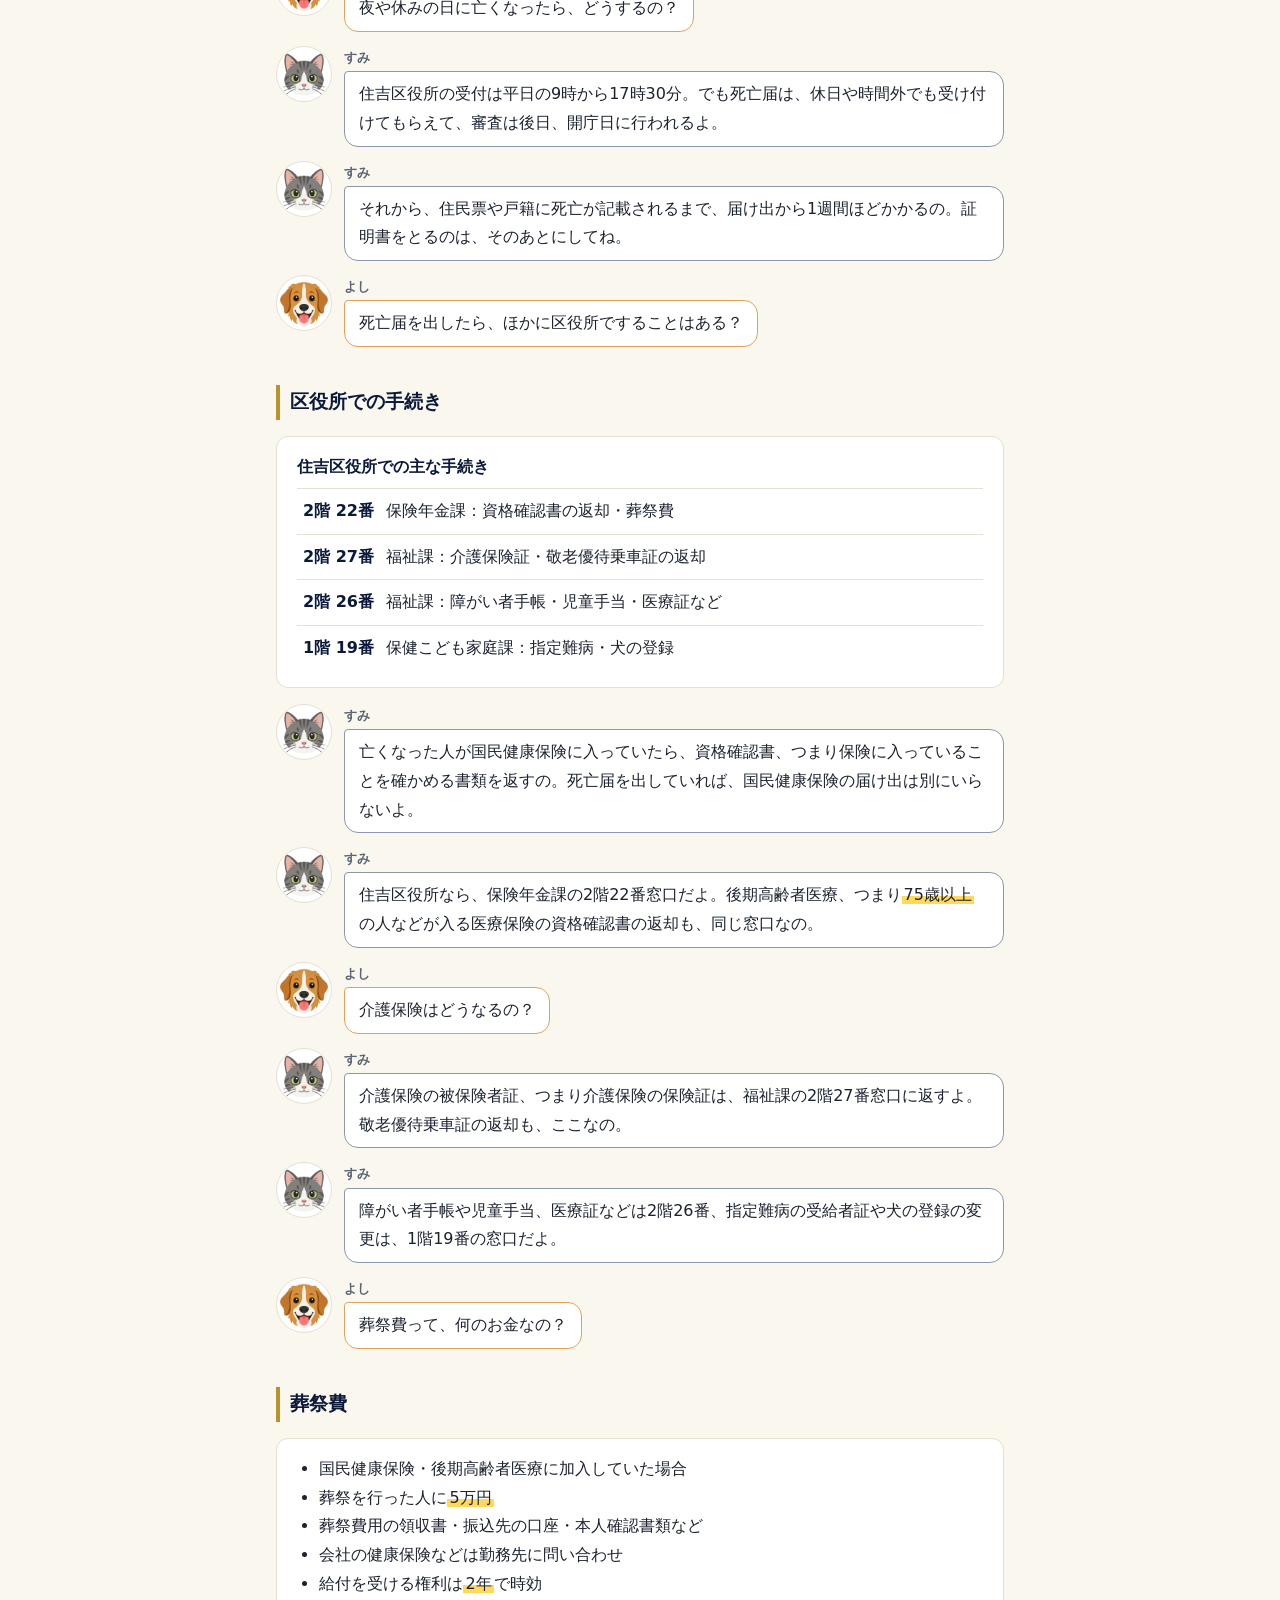
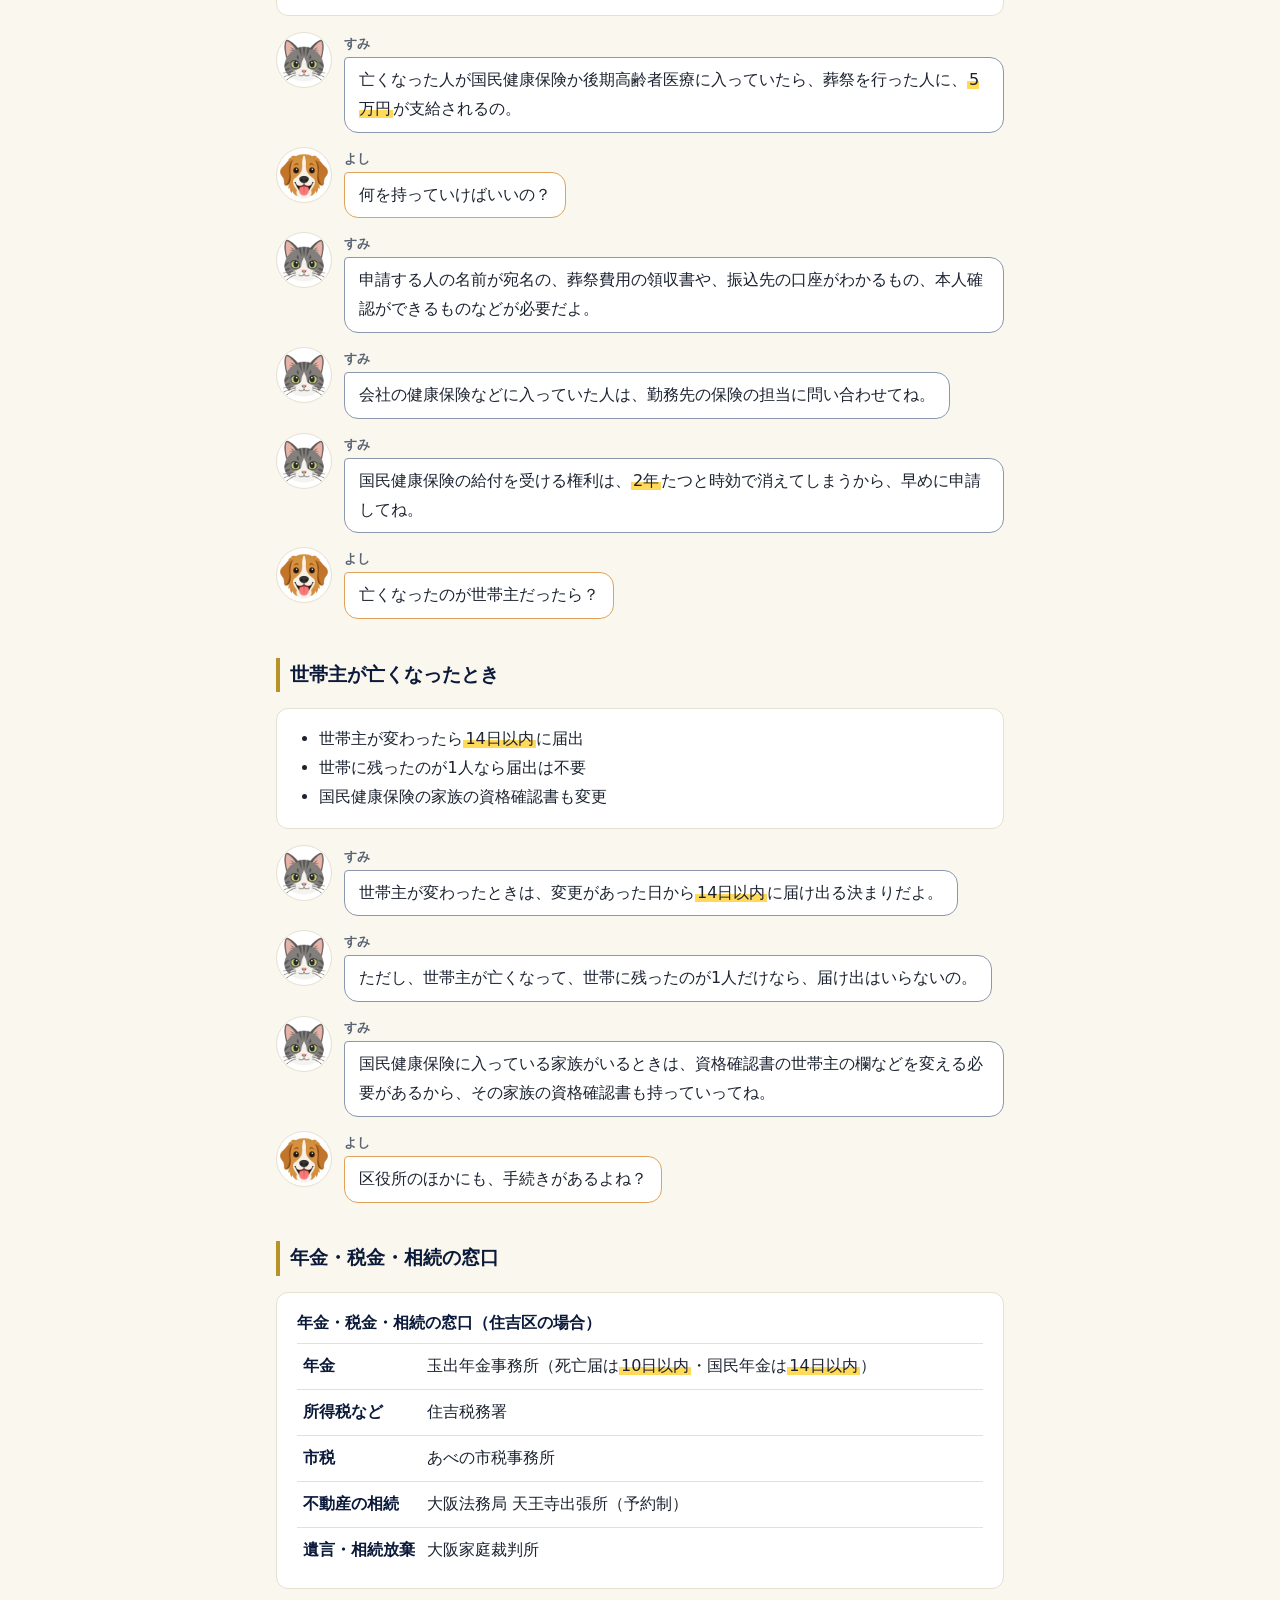
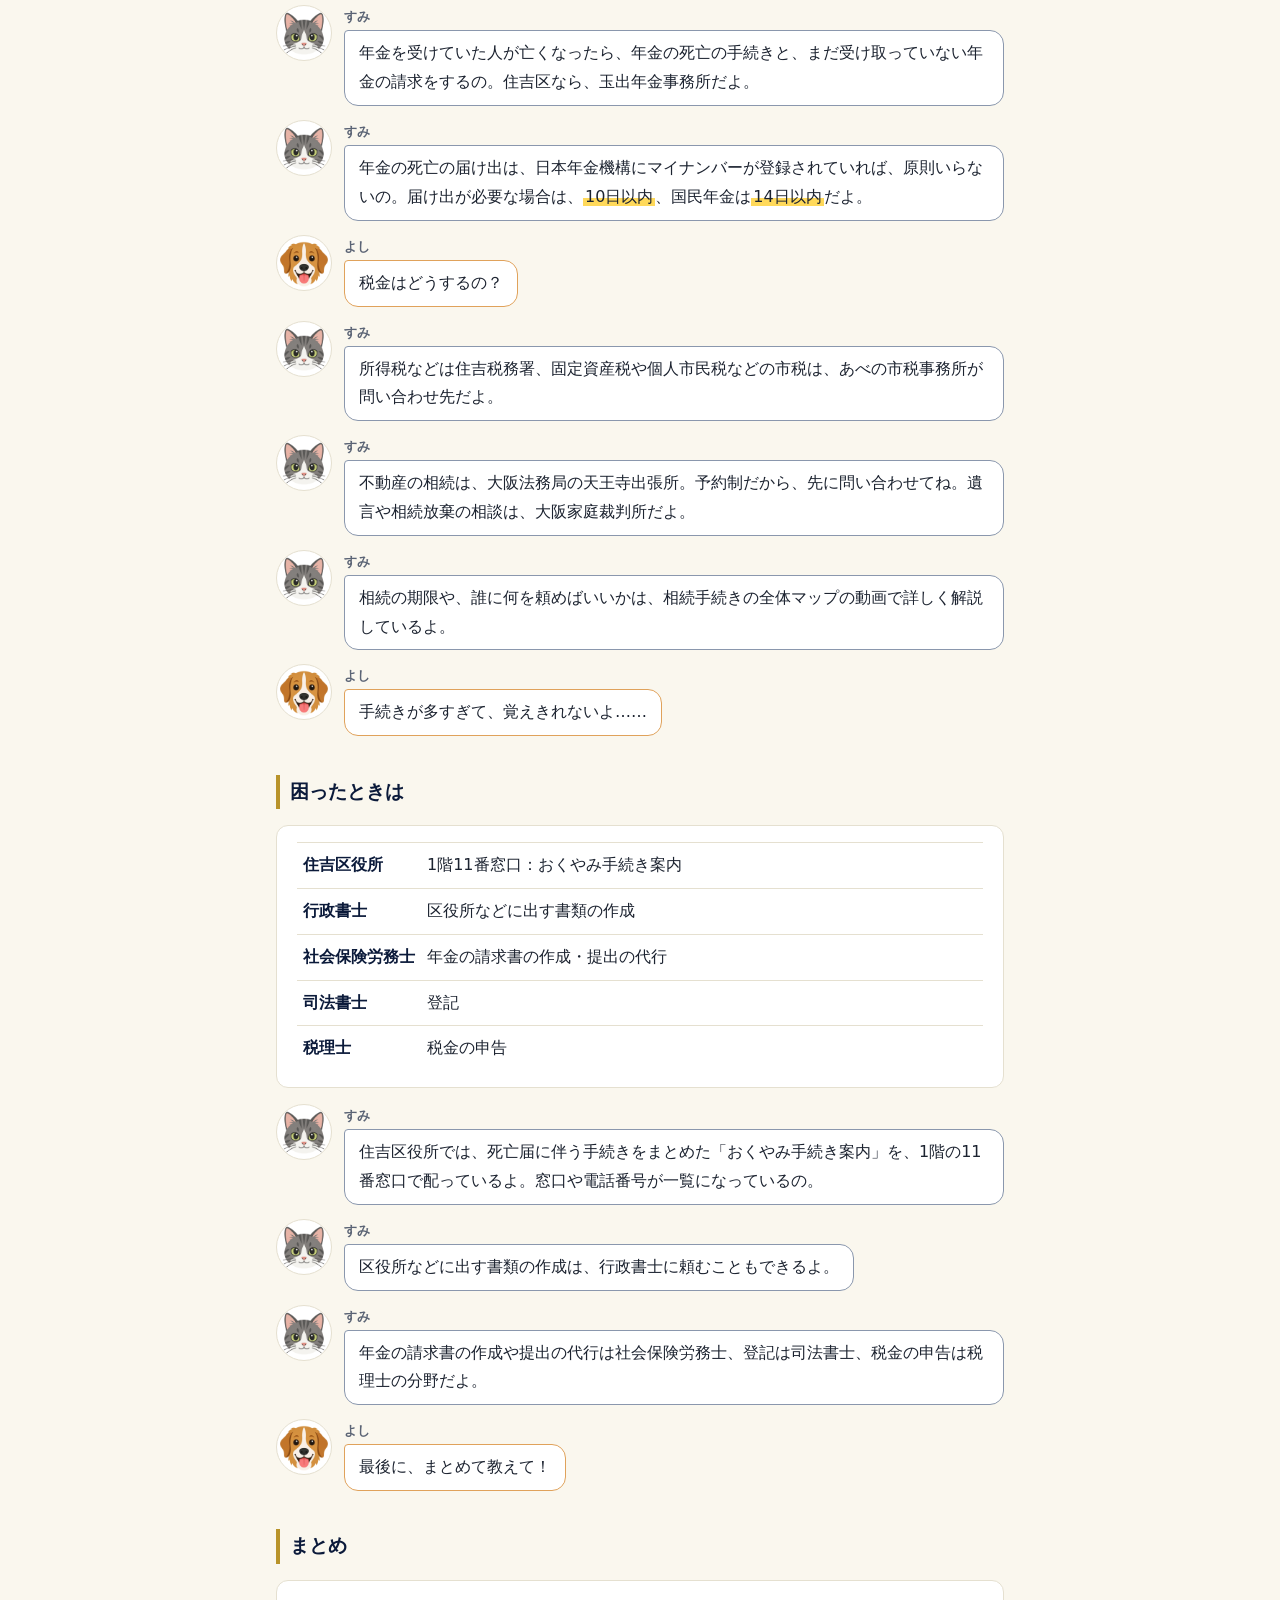
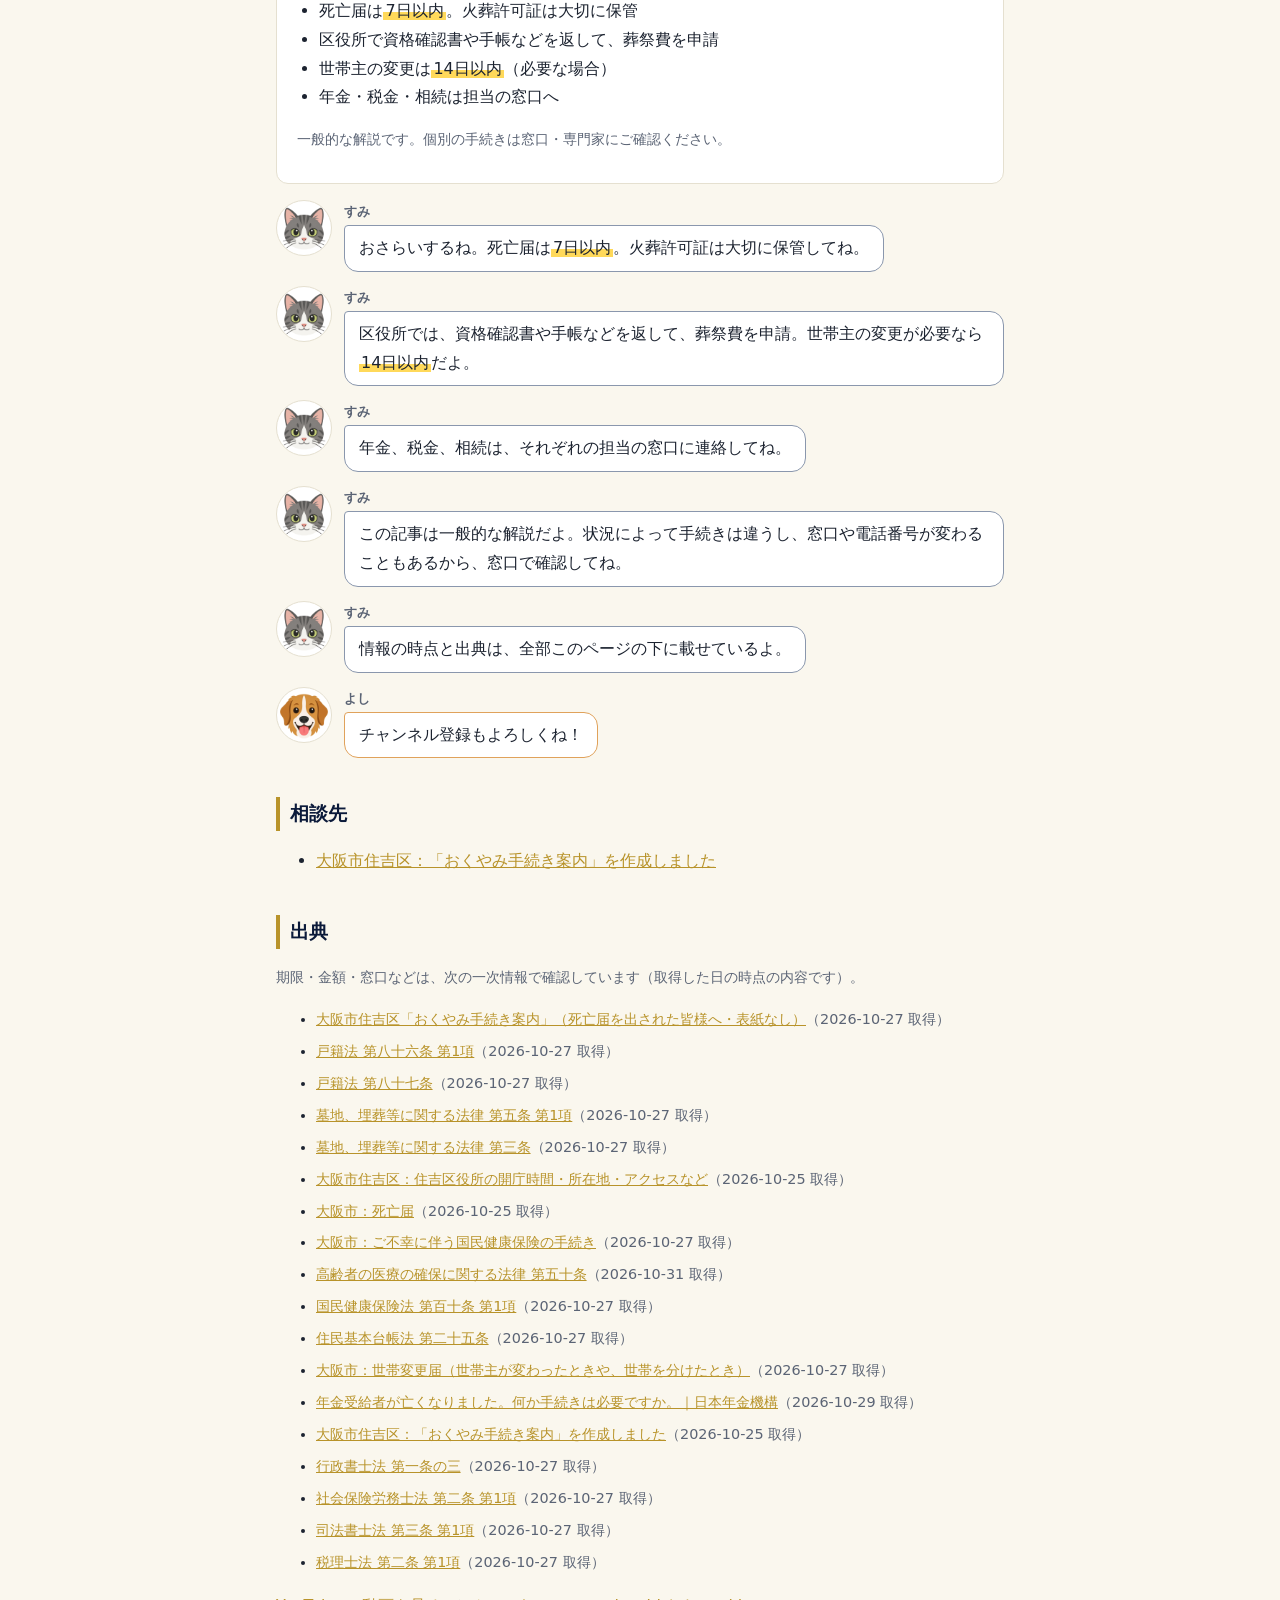
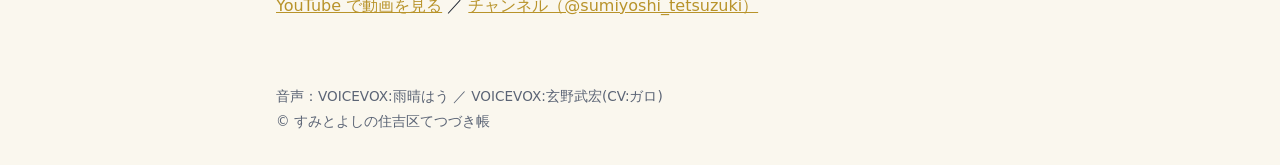
<file: blog/002-shibou-go-tetsuzuki.html>
<!doctype html>
<html lang="ja">
<head>
<meta charset="utf-8">
<meta name="viewport" content="width=device-width,initial-scale=1">
<link rel="icon" href="../favicon.ico" sizes="any">
<link rel="icon" type="image/png" sizes="32x32" href="../favicon-32.png">
<link rel="apple-touch-icon" href="../apple-touch-icon.png">
<title>【住吉区】家族が亡くなったら区役所で最初にやること｜死亡届・葬祭費・年金の窓口をすみとよしが解説｜すみとよしの住吉区てつづき帳</title>
<meta name="description" content="家族が亡くなったあと、住吉区役所で最初にやる手続きと、年金・税金・相続の窓口を、すみとよしが解説します。">
<link rel="canonical" href="https://sumiyoshi-tetsuzuki.github.io/blog/002-shibou-go-tetsuzuki.html">
<meta property="og:type" content="article">
<meta property="og:title" content="【住吉区】家族が亡くなったら区役所で最初にやること｜死亡届・葬祭費・年金の窓口をすみとよしが解説">
<meta property="og:description" content="家族が亡くなったあと、住吉区役所で最初にやる手続きと、年金・税金・相続の窓口を、すみとよしが解説します。">
<meta property="og:url" content="https://sumiyoshi-tetsuzuki.github.io/blog/002-shibou-go-tetsuzuki.html">
<meta property="og:image" content="https://sumiyoshi-tetsuzuki.github.io/blog/img/002-shibou-go-tetsuzuki.jpg">
<meta name="twitter:card" content="summary_large_image">
<link rel="stylesheet" href="../style.css">
<script type="application/ld+json">{"@context": "https://schema.org", "@type": "Article", "headline": "【住吉区】家族が亡くなったら区役所で最初にやること｜死亡届・葬祭費・年金の窓口をすみとよしが解説", "description": "家族が亡くなったあと、住吉区役所で最初にやる手続きと、年金・税金・相続の窓口を、すみとよしが解説します。", "image": "https://sumiyoshi-tetsuzuki.github.io/blog/img/002-shibou-go-tetsuzuki.jpg", "datePublished": "2026-11-04T19:00:00+09:00", "dateModified": "2026-10-31T00:00:00+09:00", "author": {"@type": "Organization", "name": "すみとよしの住吉区てつづき帳", "url": "https://sumiyoshi-tetsuzuki.github.io/"}, "video": {"@type": "VideoObject", "name": "【住吉区】家族が亡くなったら区役所で最初にやること｜死亡届・葬祭費・年金の窓口をすみとよしが解説", "description": "家族が亡くなったあと、住吉区役所で最初にやる手続きと、年金・税金・相続の窓口を、すみとよしが解説します。", "uploadDate": "2026-11-04T19:00:00+09:00", "thumbnailUrl": "https://sumiyoshi-tetsuzuki.github.io/blog/img/002-shibou-go-tetsuzuki.jpg", "embedUrl": "https://www.youtube.com/embed/X9HFD9AGyZk"}}</script>
</head>
<body>
<header><div class="inner">
<a href="../">すみとよしの住吉区てつづき帳</a>
<nav><a href="../">ホーム</a><a href="./">記事</a><a href="../privacy.html">プライバシーポリシー</a><a href="../terms.html">利用規約</a></nav>
</div></header>
<main>
<p class="muted"><a href="./">記事一覧</a> ＞ 【住吉区】家族が亡くなったら区役所で最初にやること｜死亡届・葬祭費・年金の窓口をすみとよしが解説</p>
<h1>【住吉区】家族が亡くなったら区役所で最初にやること｜死亡届・葬祭費・年金の窓口をすみとよしが解説</h1>
<p class="muted">公開：2026年11月4日 ／ 情報の時点：2026-10-31</p>
<p>家族が亡くなったあと、住吉区役所で最初にやる手続きと、年金・税金・相続の窓口を、すみとよしが解説します。この記事は、動画の内容を文字にしたものです。</p>
<div class="video"><iframe src="https://www.youtube-nocookie.com/embed/X9HFD9AGyZk" title="【住吉区】家族が亡くなったら区役所で最初にやること｜死亡届・葬祭費・年金の窓口をすみとよしが解説" loading="lazy" allow="accelerometer; encrypted-media; gyroscope; picture-in-picture" allowfullscreen></iframe></div>
<div class="card notice">一般的な解説です。実際の手続きは状況により異なるため、窓口や専門家にご確認ください。当サイトは大阪市・住吉区役所の公式サイトではありません。</div>
<div class="card toc"><div class="point-title">目次</div><ol><li><a href="#c1">最初の流れ</a></li><li><a href="#c2">死亡届と火葬許可証</a></li><li><a href="#c3">区役所での手続き</a></li><li><a href="#c4">葬祭費</a></li><li><a href="#c5">世帯主が亡くなったとき</a></li><li><a href="#c6">年金・税金・相続の窓口</a></li><li><a href="#c7">困ったときは</a></li><li><a href="#c8">まとめ</a></li><li><a href="#sources">出典</a></li></ol></div>
<div class="talk dog"><img src="../dog.png" alt="よし" width="56" height="56"><div><div class="who">よし</div><p>家族が亡くなったら、区役所で何をすればいいの？ぼく、頭が真っ白になりそう……</p></div></div>
<div class="talk cat"><img src="../cat.png" alt="すみ" width="56" height="56"><div><div class="who">すみ</div><p>期限がある届け出も多いの。でも、順番がわかれば落ち着いて進められるよ。</p></div></div>
<div class="talk dog"><img src="../dog.png" alt="よし" width="56" height="56"><div><div class="who">よし</div><p>このチャンネルでは、大阪市住吉区のみんなに役立つ行政の手続きを、ぼく、よしと……</p></div></div>
<div class="talk cat"><img src="../cat.png" alt="すみ" width="56" height="56"><div><div class="who">すみ</div><p>わたし、すみが解説していくよ。今日は、家族が亡くなったあと、住吉区役所で最初にやることをまとめるね。</p></div></div>
<div class="talk dog"><img src="../dog.png" alt="よし" width="56" height="56"><div><div class="who">よし</div><p>まずは全体の流れを教えて！</p></div></div>
<h2 id="c1">最初の流れ</h2>
<div class="card point"><ol class="flow"><li>死亡届を出して火葬許可証を受け取る</li><li>区役所で保険・福祉の手続き（葬祭費の申請も）</li><li>年金・税金・相続の窓口へ</li></ol></div>
<div class="talk cat"><img src="../cat.png" alt="すみ" width="56" height="56"><div><div class="who">すみ</div><p>大きく3つの段階があるよ。まず、死亡届を出して、火葬許可証を受け取ること。</p></div></div>
<div class="talk cat"><img src="../cat.png" alt="すみ" width="56" height="56"><div><div class="who">すみ</div><p>次に、区役所で保険や福祉の手続き。葬祭費の申請もここでするの。</p></div></div>
<div class="talk cat"><img src="../cat.png" alt="すみ" width="56" height="56"><div><div class="who">すみ</div><p>最後に、年金や税金、相続の窓口に連絡していくよ。</p></div></div>
<div class="talk dog"><img src="../dog.png" alt="よし" width="56" height="56"><div><div class="who">よし</div><p>まずは死亡届からだね！</p></div></div>
<h2 id="c2">死亡届と火葬許可証</h2>
<div class="card point"><ul><li>知った日から<mark>7日以内</mark>（国外は<mark>3か月以内</mark>）</li><li>届出人：同居の親族など</li><li>火葬には許可が必要（死後24時間は原則不可）</li><li>火葬許可証は納骨で必要。大切に保管</li><li>住吉区なら：平日9時〜17時30分、休日・時間外も受付</li></ul></div>
<div class="talk cat"><img src="../cat.png" alt="すみ" width="56" height="56"><div><div class="who">すみ</div><p>死亡届は、死亡の事実を知った日から<mark>7日以内</mark>に出す決まりだよ。国外で亡くなった場合は<mark>3か月以内</mark>なの。</p></div></div>
<div class="talk dog"><img src="../dog.png" alt="よし" width="56" height="56"><div><div class="who">よし</div><p>誰が出すの？</p></div></div>
<div class="talk cat"><img src="../cat.png" alt="すみ" width="56" height="56"><div><div class="who">すみ</div><p>同居の親族が最初の順番だけど、同居していない親族や、後見人、つまり本人に代わって財産などを管理する人なども、届け出ることができるよ。</p></div></div>
<div class="talk cat"><img src="../cat.png" alt="すみ" width="56" height="56"><div><div class="who">すみ</div><p>火葬をするには、市町村長の許可が必要なの。原則として、亡くなってから24時間たつまでは火葬できない決まりもあるよ。</p></div></div>
<div class="talk cat"><img src="../cat.png" alt="すみ" width="56" height="56"><div><div class="who">すみ</div><p>火葬許可証は、火葬のあとに証明の印が押されて返ってくるの。納骨のときに必要だから、大切に保管してね。</p></div></div>
<div class="talk dog"><img src="../dog.png" alt="よし" width="56" height="56"><div><div class="who">よし</div><p>夜や休みの日に亡くなったら、どうするの？</p></div></div>
<div class="talk cat"><img src="../cat.png" alt="すみ" width="56" height="56"><div><div class="who">すみ</div><p>住吉区役所の受付は平日の9時から17時30分。でも死亡届は、休日や時間外でも受け付けてもらえて、審査は後日、開庁日に行われるよ。</p></div></div>
<div class="talk cat"><img src="../cat.png" alt="すみ" width="56" height="56"><div><div class="who">すみ</div><p>それから、住民票や戸籍に死亡が記載されるまで、届け出から1週間ほどかかるの。証明書をとるのは、そのあとにしてね。</p></div></div>
<div class="talk dog"><img src="../dog.png" alt="よし" width="56" height="56"><div><div class="who">よし</div><p>死亡届を出したら、ほかに区役所ですることはある？</p></div></div>
<h2 id="c3">区役所での手続き</h2>
<div class="card point"><div class="point-title">住吉区役所での主な手続き</div><table><tr><th>2階 22番</th><td>保険年金課：資格確認書の返却・葬祭費</td></tr><tr><th>2階 27番</th><td>福祉課：介護保険証・敬老優待乗車証の返却</td></tr><tr><th>2階 26番</th><td>福祉課：障がい者手帳・児童手当・医療証など</td></tr><tr><th>1階 19番</th><td>保健こども家庭課：指定難病・犬の登録</td></tr></table></div>
<div class="talk cat"><img src="../cat.png" alt="すみ" width="56" height="56"><div><div class="who">すみ</div><p>亡くなった人が国民健康保険に入っていたら、資格確認書、つまり保険に入っていることを確かめる書類を返すの。死亡届を出していれば、国民健康保険の届け出は別にいらないよ。</p></div></div>
<div class="talk cat"><img src="../cat.png" alt="すみ" width="56" height="56"><div><div class="who">すみ</div><p>住吉区役所なら、保険年金課の2階22番窓口だよ。後期高齢者医療、つまり<mark>75歳以上</mark>の人などが入る医療保険の資格確認書の返却も、同じ窓口なの。</p></div></div>
<div class="talk dog"><img src="../dog.png" alt="よし" width="56" height="56"><div><div class="who">よし</div><p>介護保険はどうなるの？</p></div></div>
<div class="talk cat"><img src="../cat.png" alt="すみ" width="56" height="56"><div><div class="who">すみ</div><p>介護保険の被保険者証、つまり介護保険の保険証は、福祉課の2階27番窓口に返すよ。敬老優待乗車証の返却も、ここなの。</p></div></div>
<div class="talk cat"><img src="../cat.png" alt="すみ" width="56" height="56"><div><div class="who">すみ</div><p>障がい者手帳や児童手当、医療証などは2階26番、指定難病の受給者証や犬の登録の変更は、1階19番の窓口だよ。</p></div></div>
<div class="talk dog"><img src="../dog.png" alt="よし" width="56" height="56"><div><div class="who">よし</div><p>葬祭費って、何のお金なの？</p></div></div>
<h2 id="c4">葬祭費</h2>
<div class="card point"><ul><li>国民健康保険・後期高齢者医療に加入していた場合</li><li>葬祭を行った人に<mark>5万円</mark></li><li>葬祭費用の領収書・振込先の口座・本人確認書類など</li><li>会社の健康保険などは勤務先に問い合わせ</li><li>給付を受ける権利は<mark>2年</mark>で時効</li></ul></div>
<div class="talk cat"><img src="../cat.png" alt="すみ" width="56" height="56"><div><div class="who">すみ</div><p>亡くなった人が国民健康保険か後期高齢者医療に入っていたら、葬祭を行った人に、<mark>5万円</mark>が支給されるの。</p></div></div>
<div class="talk dog"><img src="../dog.png" alt="よし" width="56" height="56"><div><div class="who">よし</div><p>何を持っていけばいいの？</p></div></div>
<div class="talk cat"><img src="../cat.png" alt="すみ" width="56" height="56"><div><div class="who">すみ</div><p>申請する人の名前が宛名の、葬祭費用の領収書や、振込先の口座がわかるもの、本人確認ができるものなどが必要だよ。</p></div></div>
<div class="talk cat"><img src="../cat.png" alt="すみ" width="56" height="56"><div><div class="who">すみ</div><p>会社の健康保険などに入っていた人は、勤務先の保険の担当に問い合わせてね。</p></div></div>
<div class="talk cat"><img src="../cat.png" alt="すみ" width="56" height="56"><div><div class="who">すみ</div><p>国民健康保険の給付を受ける権利は、<mark>2年</mark>たつと時効で消えてしまうから、早めに申請してね。</p></div></div>
<div class="talk dog"><img src="../dog.png" alt="よし" width="56" height="56"><div><div class="who">よし</div><p>亡くなったのが世帯主だったら？</p></div></div>
<h2 id="c5">世帯主が亡くなったとき</h2>
<div class="card point"><ul><li>世帯主が変わったら<mark>14日以内</mark>に届出</li><li>世帯に残ったのが1人なら届出は不要</li><li>国民健康保険の家族の資格確認書も変更</li></ul></div>
<div class="talk cat"><img src="../cat.png" alt="すみ" width="56" height="56"><div><div class="who">すみ</div><p>世帯主が変わったときは、変更があった日から<mark>14日以内</mark>に届け出る決まりだよ。</p></div></div>
<div class="talk cat"><img src="../cat.png" alt="すみ" width="56" height="56"><div><div class="who">すみ</div><p>ただし、世帯主が亡くなって、世帯に残ったのが1人だけなら、届け出はいらないの。</p></div></div>
<div class="talk cat"><img src="../cat.png" alt="すみ" width="56" height="56"><div><div class="who">すみ</div><p>国民健康保険に入っている家族がいるときは、資格確認書の世帯主の欄などを変える必要があるから、その家族の資格確認書も持っていってね。</p></div></div>
<div class="talk dog"><img src="../dog.png" alt="よし" width="56" height="56"><div><div class="who">よし</div><p>区役所のほかにも、手続きがあるよね？</p></div></div>
<h2 id="c6">年金・税金・相続の窓口</h2>
<div class="card point"><div class="point-title">年金・税金・相続の窓口（住吉区の場合）</div><table><tr><th>年金</th><td>玉出年金事務所（死亡届は<mark>10日以内</mark>・国民年金は<mark>14日以内</mark>）</td></tr><tr><th>所得税など</th><td>住吉税務署</td></tr><tr><th>市税</th><td>あべの市税事務所</td></tr><tr><th>不動産の相続</th><td>大阪法務局 天王寺出張所（予約制）</td></tr><tr><th>遺言・相続放棄</th><td>大阪家庭裁判所</td></tr></table></div>
<div class="talk cat"><img src="../cat.png" alt="すみ" width="56" height="56"><div><div class="who">すみ</div><p>年金を受けていた人が亡くなったら、年金の死亡の手続きと、まだ受け取っていない年金の請求をするの。住吉区なら、玉出年金事務所だよ。</p></div></div>
<div class="talk cat"><img src="../cat.png" alt="すみ" width="56" height="56"><div><div class="who">すみ</div><p>年金の死亡の届け出は、日本年金機構にマイナンバーが登録されていれば、原則いらないの。届け出が必要な場合は、<mark>10日以内</mark>、国民年金は<mark>14日以内</mark>だよ。</p></div></div>
<div class="talk dog"><img src="../dog.png" alt="よし" width="56" height="56"><div><div class="who">よし</div><p>税金はどうするの？</p></div></div>
<div class="talk cat"><img src="../cat.png" alt="すみ" width="56" height="56"><div><div class="who">すみ</div><p>所得税などは住吉税務署、固定資産税や個人市民税などの市税は、あべの市税事務所が問い合わせ先だよ。</p></div></div>
<div class="talk cat"><img src="../cat.png" alt="すみ" width="56" height="56"><div><div class="who">すみ</div><p>不動産の相続は、大阪法務局の天王寺出張所。予約制だから、先に問い合わせてね。遺言や相続放棄の相談は、大阪家庭裁判所だよ。</p></div></div>
<div class="talk cat"><img src="../cat.png" alt="すみ" width="56" height="56"><div><div class="who">すみ</div><p>相続の期限や、誰に何を頼めばいいかは、相続手続きの全体マップの動画で詳しく解説しているよ。</p></div></div>
<div class="talk dog"><img src="../dog.png" alt="よし" width="56" height="56"><div><div class="who">よし</div><p>手続きが多すぎて、覚えきれないよ……</p></div></div>
<h2 id="c7">困ったときは</h2>
<div class="card point"><table><tr><th>住吉区役所</th><td>1階11番窓口：おくやみ手続き案内</td></tr><tr><th>行政書士</th><td>区役所などに出す書類の作成</td></tr><tr><th>社会保険労務士</th><td>年金の請求書の作成・提出の代行</td></tr><tr><th>司法書士</th><td>登記</td></tr><tr><th>税理士</th><td>税金の申告</td></tr></table></div>
<div class="talk cat"><img src="../cat.png" alt="すみ" width="56" height="56"><div><div class="who">すみ</div><p>住吉区役所では、死亡届に伴う手続きをまとめた「おくやみ手続き案内」を、1階の11番窓口で配っているよ。窓口や電話番号が一覧になっているの。</p></div></div>
<div class="talk cat"><img src="../cat.png" alt="すみ" width="56" height="56"><div><div class="who">すみ</div><p>区役所などに出す書類の作成は、行政書士に頼むこともできるよ。</p></div></div>
<div class="talk cat"><img src="../cat.png" alt="すみ" width="56" height="56"><div><div class="who">すみ</div><p>年金の請求書の作成や提出の代行は社会保険労務士、登記は司法書士、税金の申告は税理士の分野だよ。</p></div></div>
<div class="talk dog"><img src="../dog.png" alt="よし" width="56" height="56"><div><div class="who">よし</div><p>最後に、まとめて教えて！</p></div></div>
<h2 id="c8">まとめ</h2>
<div class="card point"><ul><li>死亡届は<mark>7日以内</mark>。火葬許可証は大切に保管</li><li>区役所で資格確認書や手帳などを返して、葬祭費を申請</li><li>世帯主の変更は<mark>14日以内</mark>（必要な場合）</li><li>年金・税金・相続は担当の窓口へ</li></ul><p class="muted">一般的な解説です。個別の手続きは窓口・専門家にご確認ください。</p></div>
<div class="talk cat"><img src="../cat.png" alt="すみ" width="56" height="56"><div><div class="who">すみ</div><p>おさらいするね。死亡届は<mark>7日以内</mark>。火葬許可証は大切に保管してね。</p></div></div>
<div class="talk cat"><img src="../cat.png" alt="すみ" width="56" height="56"><div><div class="who">すみ</div><p>区役所では、資格確認書や手帳などを返して、葬祭費を申請。世帯主の変更が必要なら<mark>14日以内</mark>だよ。</p></div></div>
<div class="talk cat"><img src="../cat.png" alt="すみ" width="56" height="56"><div><div class="who">すみ</div><p>年金、税金、相続は、それぞれの担当の窓口に連絡してね。</p></div></div>
<div class="talk cat"><img src="../cat.png" alt="すみ" width="56" height="56"><div><div class="who">すみ</div><p>この記事は一般的な解説だよ。状況によって手続きは違うし、窓口や電話番号が変わることもあるから、窓口で確認してね。</p></div></div>
<div class="talk cat"><img src="../cat.png" alt="すみ" width="56" height="56"><div><div class="who">すみ</div><p>情報の時点と出典は、全部このページの下に載せているよ。</p></div></div>
<div class="talk dog"><img src="../dog.png" alt="よし" width="56" height="56"><div><div class="who">よし</div><p>チャンネル登録もよろしくね！</p></div></div>
<h2>相談先</h2><ul><li><a href="https://www.city.osaka.lg.jp/sumiyoshi/page/0000620568.html" rel="noopener">大阪市住吉区：「おくやみ手続き案内」を作成しました</a></li></ul>
<h2 id="sources">出典</h2>
<p class="muted">期限・金額・窓口などは、次の一次情報で確認しています（取得した日の時点の内容です）。</p>
<ul class="sources"><li><a href="https://www.city.osaka.lg.jp/sumiyoshi/cmsfiles/contents/0000620/620568/nasi.pdf" rel="noopener">大阪市住吉区「おくやみ手続き案内」（死亡届を出された皆様へ・表紙なし）</a><span class="muted">（2026-10-27 取得）</span></li><li><a href="https://laws.e-gov.go.jp/law/322AC0000000224#Mp-At_86" rel="noopener">戸籍法 第八十六条 第1項</a><span class="muted">（2026-10-27 取得）</span></li><li><a href="https://laws.e-gov.go.jp/law/322AC0000000224#Mp-At_87" rel="noopener">戸籍法 第八十七条</a><span class="muted">（2026-10-27 取得）</span></li><li><a href="https://laws.e-gov.go.jp/law/323AC0000000048#Mp-At_5" rel="noopener">墓地、埋葬等に関する法律 第五条 第1項</a><span class="muted">（2026-10-27 取得）</span></li><li><a href="https://laws.e-gov.go.jp/law/323AC0000000048#Mp-At_3" rel="noopener">墓地、埋葬等に関する法律 第三条</a><span class="muted">（2026-10-27 取得）</span></li><li><a href="https://www.city.osaka.lg.jp/sumiyoshi/page/0000158918.html" rel="noopener">大阪市住吉区：住吉区役所の開庁時間・所在地・アクセスなど</a><span class="muted">（2026-10-25 取得）</span></li><li><a href="https://www.city.osaka.lg.jp/shimin/page/0000369831.html" rel="noopener">大阪市：死亡届</a><span class="muted">（2026-10-25 取得）</span></li><li><a href="https://www.city.osaka.lg.jp/fukushi/page/0000369741.html" rel="noopener">大阪市：ご不幸に伴う国民健康保険の手続き</a><span class="muted">（2026-10-27 取得）</span></li><li><a href="https://laws.e-gov.go.jp/law/357AC0000000080#Mp-At_50" rel="noopener">高齢者の医療の確保に関する法律 第五十条</a><span class="muted">（2026-10-31 取得）</span></li><li><a href="https://laws.e-gov.go.jp/law/333AC0000000192#Mp-At_110" rel="noopener">国民健康保険法 第百十条 第1項</a><span class="muted">（2026-10-27 取得）</span></li><li><a href="https://laws.e-gov.go.jp/law/342AC0000000081#Mp-At_25" rel="noopener">住民基本台帳法 第二十五条</a><span class="muted">（2026-10-27 取得）</span></li><li><a href="https://www.city.osaka.lg.jp/shimin/page/0000369828.html" rel="noopener">大阪市：世帯変更届（世帯主が変わったときや、世帯を分けたとき）</a><span class="muted">（2026-10-27 取得）</span></li><li><a href="https://www.nenkin.go.jp/section/faq/jukyu/jukyushatodoke/kyotsu/shibo/20140421.html" rel="noopener">年金受給者が亡くなりました。何か手続きは必要ですか。｜日本年金機構</a><span class="muted">（2026-10-29 取得）</span></li><li><a href="https://www.city.osaka.lg.jp/sumiyoshi/page/0000620568.html" rel="noopener">大阪市住吉区：「おくやみ手続き案内」を作成しました</a><span class="muted">（2026-10-25 取得）</span></li><li><a href="https://laws.e-gov.go.jp/law/326AC1000000004#Mp-At_1_3" rel="noopener">行政書士法 第一条の三</a><span class="muted">（2026-10-27 取得）</span></li><li><a href="https://laws.e-gov.go.jp/law/343AC1000000089#Mp-At_2" rel="noopener">社会保険労務士法 第二条 第1項</a><span class="muted">（2026-10-27 取得）</span></li><li><a href="https://laws.e-gov.go.jp/law/325AC1000000197#Mp-At_3" rel="noopener">司法書士法 第三条 第1項</a><span class="muted">（2026-10-27 取得）</span></li><li><a href="https://laws.e-gov.go.jp/law/326AC1000000237#Mp-At_2" rel="noopener">税理士法 第二条 第1項</a><span class="muted">（2026-10-27 取得）</span></li></ul>
<p><a href="https://youtu.be/X9HFD9AGyZk">YouTube で動画を見る</a> ／ <a href="https://www.youtube.com/@sumiyoshi_tetsuzuki">チャンネル（@sumiyoshi_tetsuzuki）</a></p>
</main>
<footer>音声：VOICEVOX:雨晴はう ／ VOICEVOX:玄野武宏(CV:ガロ)<br>© すみとよしの住吉区てつづき帳</footer>
</body>
</html>
</file>
<file: style.css>
:root{--bg:#FAF7EE;--card:#fff;--ink:#1C2330;--muted:#5B6475;--navy:#0B1A3A;--gold:#B8932A;--line:#E5E0D0}
@media (prefers-color-scheme:dark){:root{--bg:#10141c;--card:#1a2030;--ink:#e8e8ea;--muted:#a3a9b6;--navy:#c9d4ee;--gold:#d4af37;--line:#2c3446}}
*{box-sizing:border-box}
body{margin:0;background:var(--bg);color:var(--ink);font-family:"Hiragino Sans","Noto Sans JP",system-ui,sans-serif;line-height:1.8}
header{background:#0B1A3A;color:#fff;padding:20px 16px}
header .inner,main{max-width:760px;margin:0 auto}
header a{color:#D4AF37;text-decoration:none;font-weight:700;font-size:1.2rem}
nav{margin-top:6px;font-size:.9rem}
nav a{color:#fff;margin-right:16px;font-size:.9rem;font-weight:400}
main{padding:24px 16px 48px}
h1{font-size:1.6rem;color:var(--navy);line-height:1.4}
h2{font-size:1.2rem;color:var(--navy);border-left:4px solid var(--gold);padding-left:10px;margin-top:2em}
.card{background:var(--card);border:1px solid var(--line);border-radius:12px;padding:16px 20px;margin:16px 0}
.chars{display:flex;gap:16px;flex-wrap:wrap}
.char{flex:1 1 220px;display:flex;gap:12px;align-items:center}
.char img{width:88px;height:88px}
.muted{color:var(--muted);font-size:.9rem}
a{color:var(--gold)}
footer{max-width:760px;margin:0 auto;padding:0 16px 32px;color:var(--muted);font-size:.85rem}
code{word-break:break-all}
main p,main li{overflow-wrap:anywhere}
/* ブログ記事（tools/blog.py） */
h2[id],#sources{scroll-margin-top:16px}
.video{position:relative;aspect-ratio:16/9;margin:16px 0}
.video iframe{position:absolute;inset:0;width:100%;height:100%;border:0;border-radius:12px}
.notice{font-size:.9rem;color:var(--muted)}
.point-title{font-weight:700;color:var(--navy);margin-bottom:6px}
.point table{width:100%;border-collapse:collapse}
.point th,.point td{border-top:1px solid var(--line);padding:8px 6px;text-align:left;vertical-align:top}
.point th{white-space:nowrap;color:var(--navy);width:1%}
.point ul,.point ol,.toc ol{margin:0;padding-left:1.4em}
.flow li{margin:4px 0}
mark{background:linear-gradient(transparent 58%,#FFD95A 58%);color:inherit;padding:0 2px}
.talk{display:flex;gap:12px;align-items:flex-start;margin:14px 0}
.talk img{flex:none;width:56px;height:56px;border-radius:50%;background:var(--card);border:1px solid var(--line)}
.talk .who{font-size:.8rem;font-weight:700;color:var(--muted)}
.talk p{margin:2px 0 0;background:var(--card);border:1px solid var(--line);border-radius:4px 14px 14px 14px;padding:8px 14px}
.talk.cat p{border-color:#8a97ad}
.talk.dog p{border-color:#e0a25b}
.sources li{margin:6px 0;font-size:.9rem}
.articles{list-style:none;padding:0}
.articles a{display:block;color:var(--ink);text-decoration:none}
.articles img{width:100%;height:auto;border-radius:8px;display:block;margin-bottom:8px}
.articles .muted{display:block;margin-top:4px}
</file>
